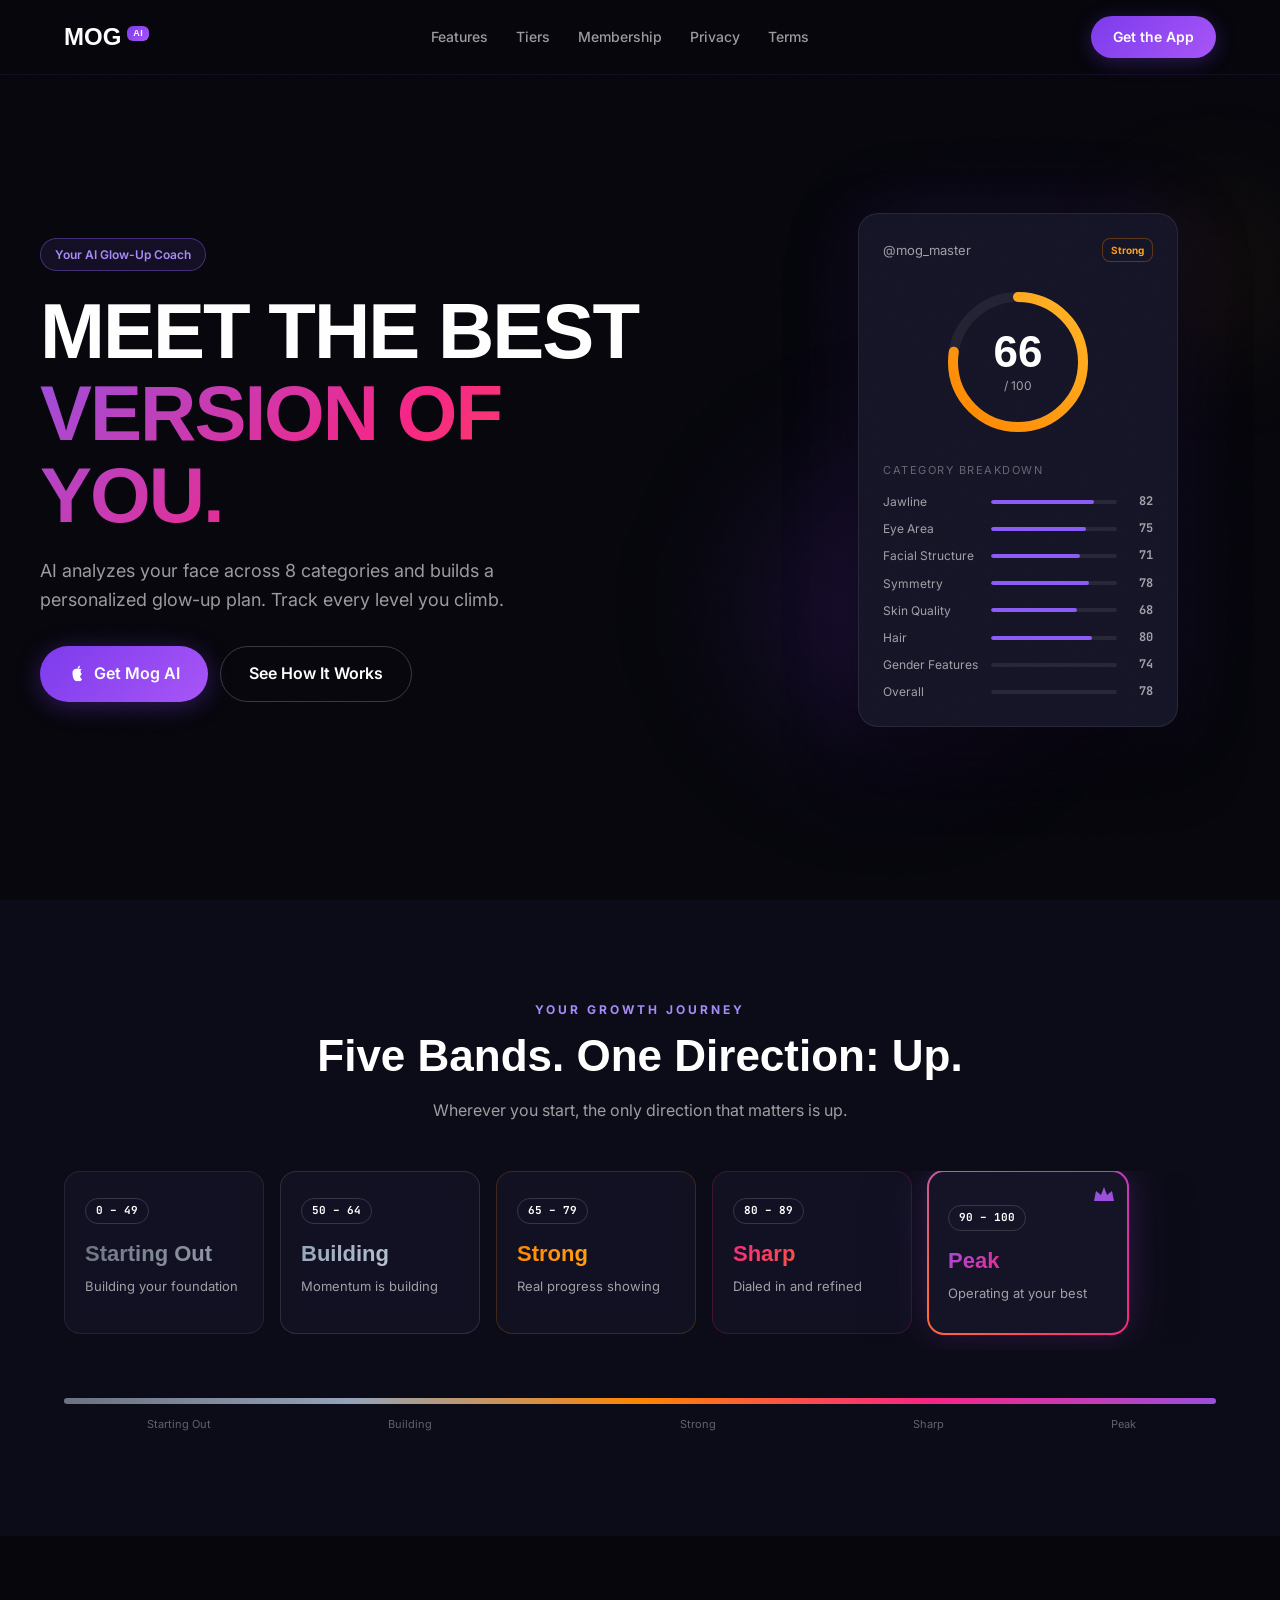
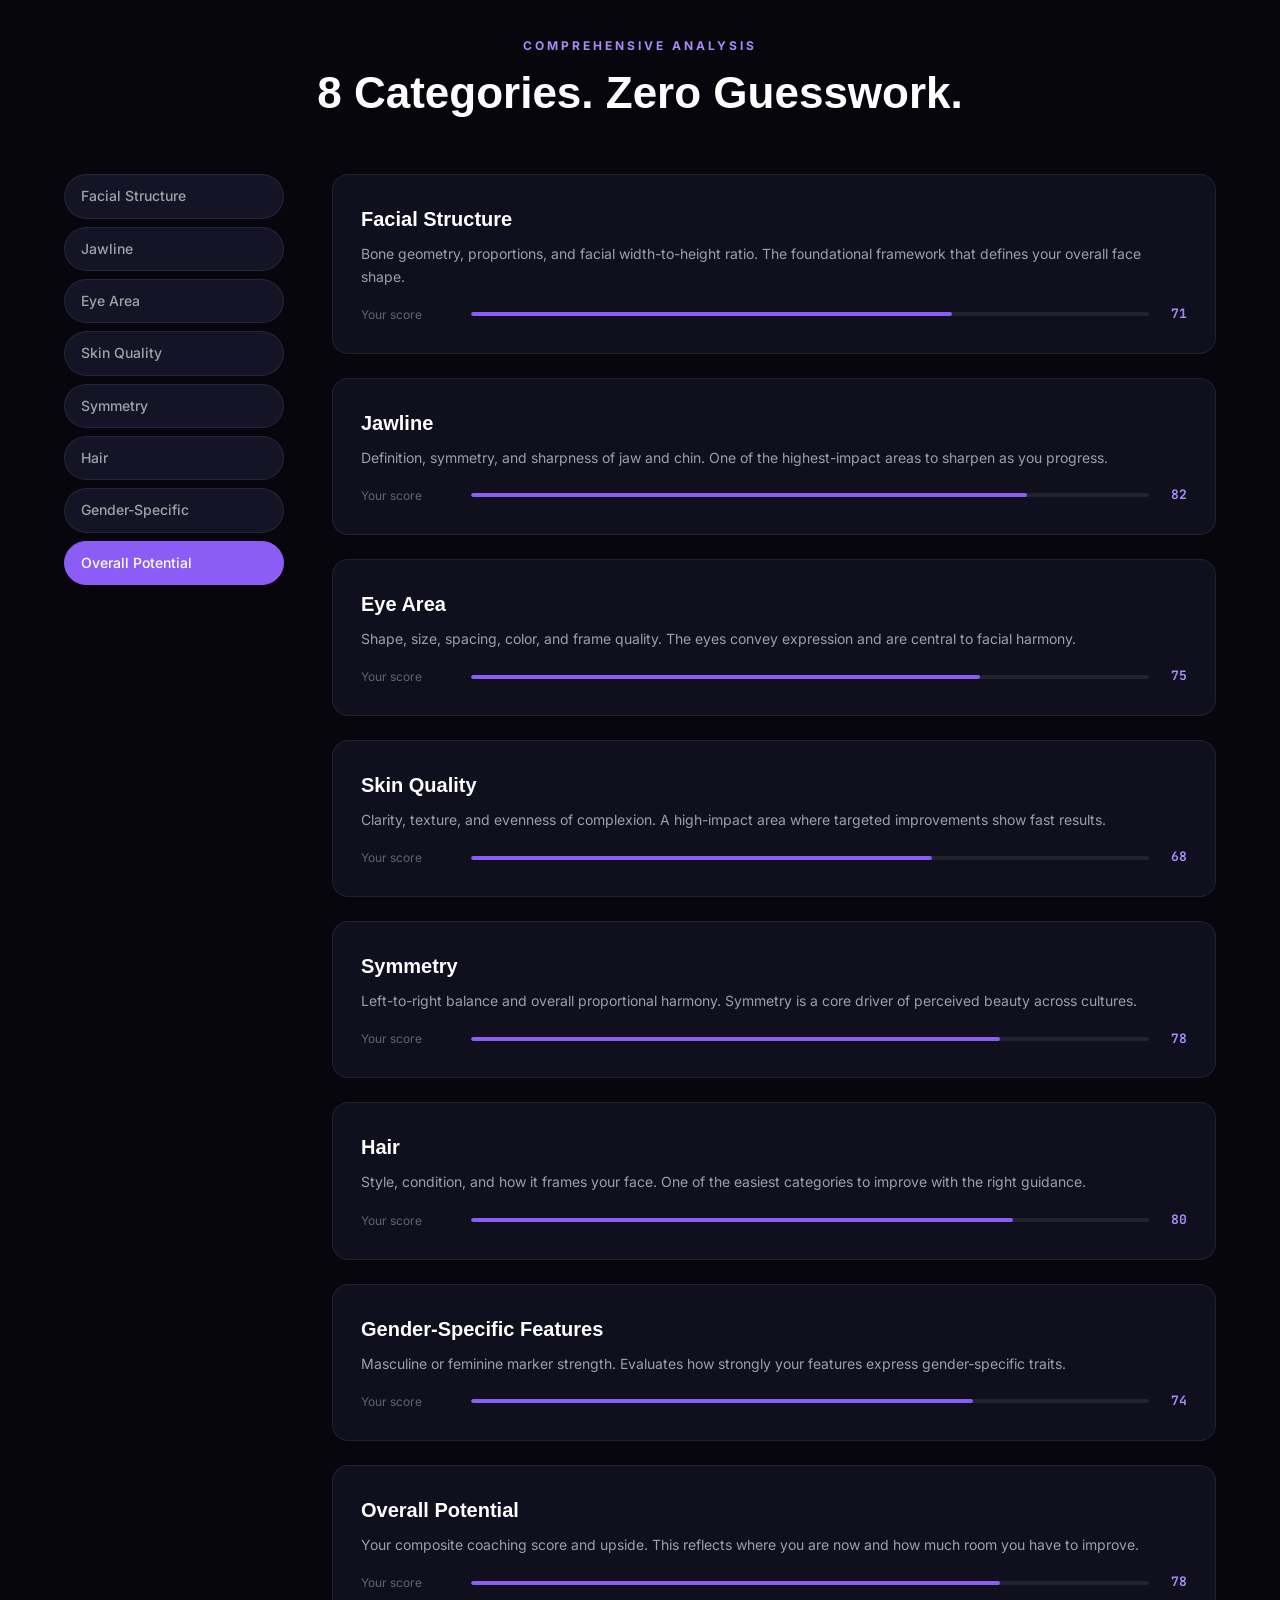
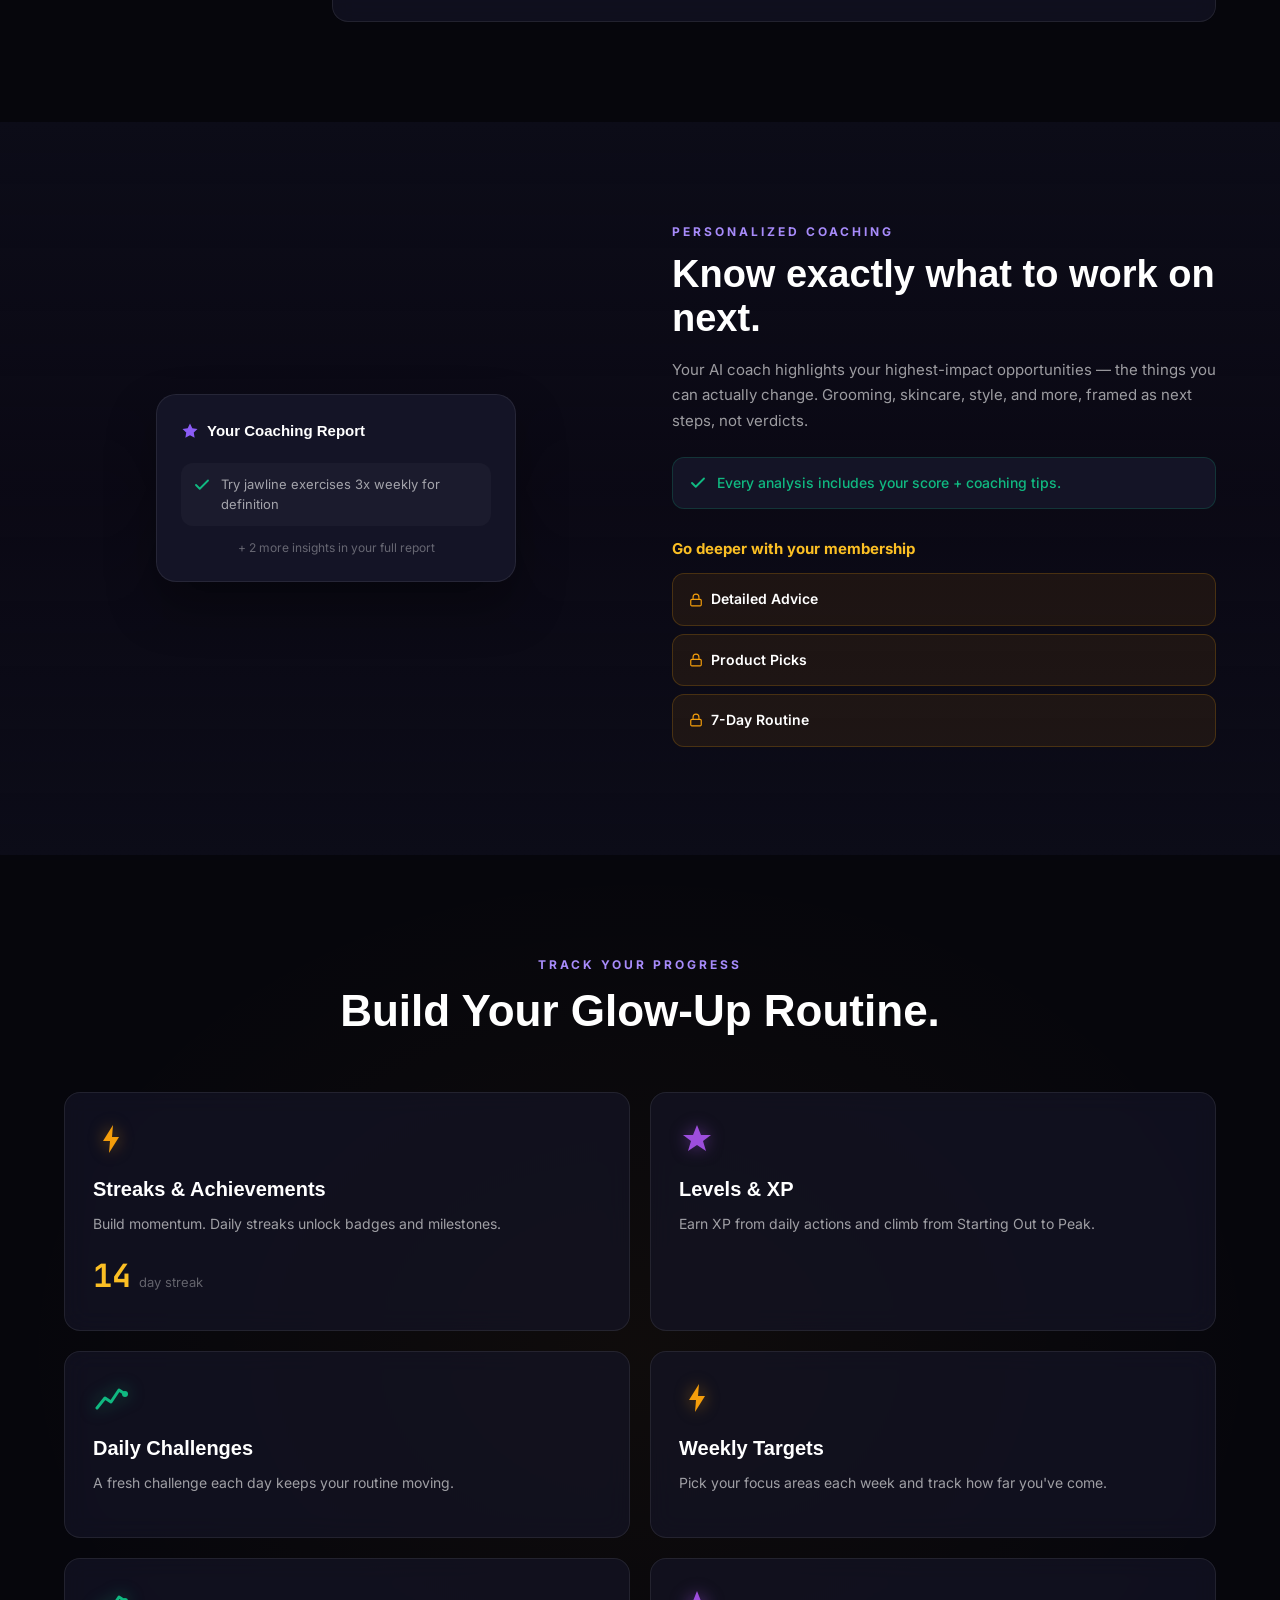
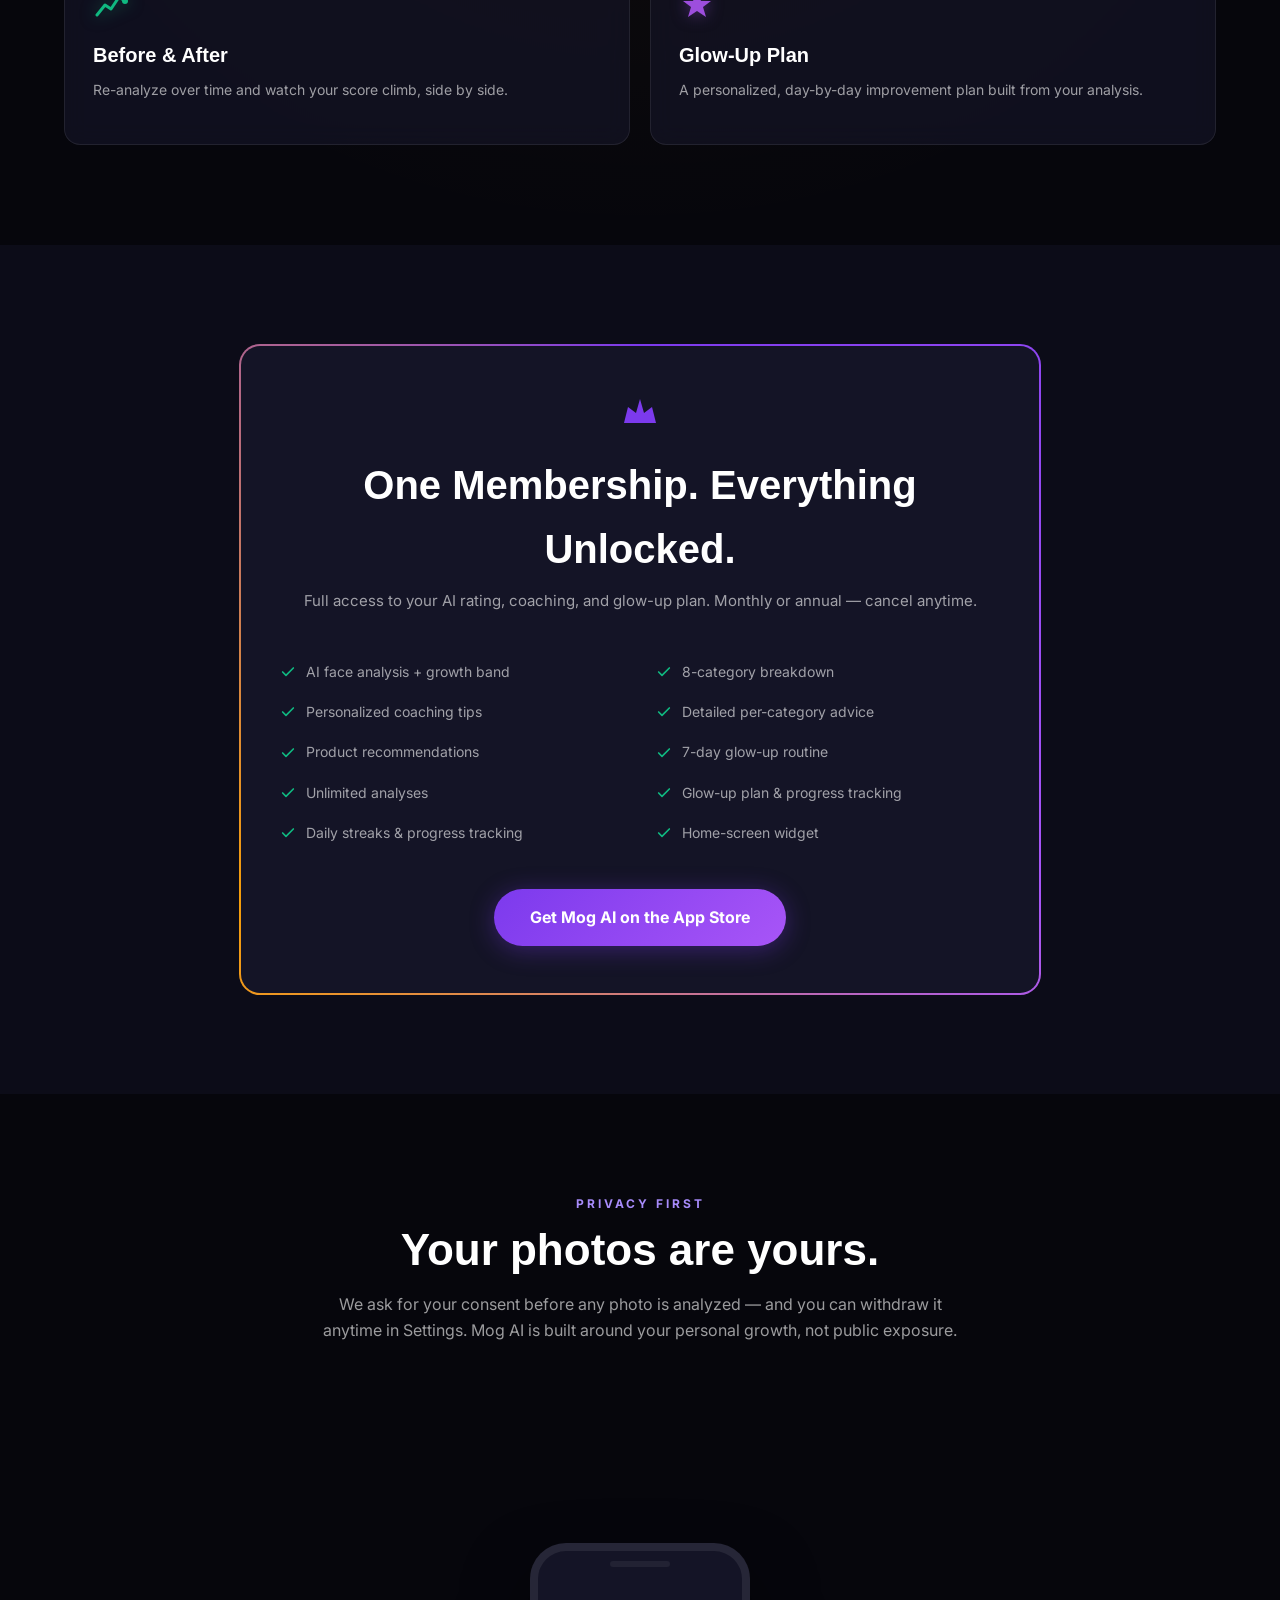
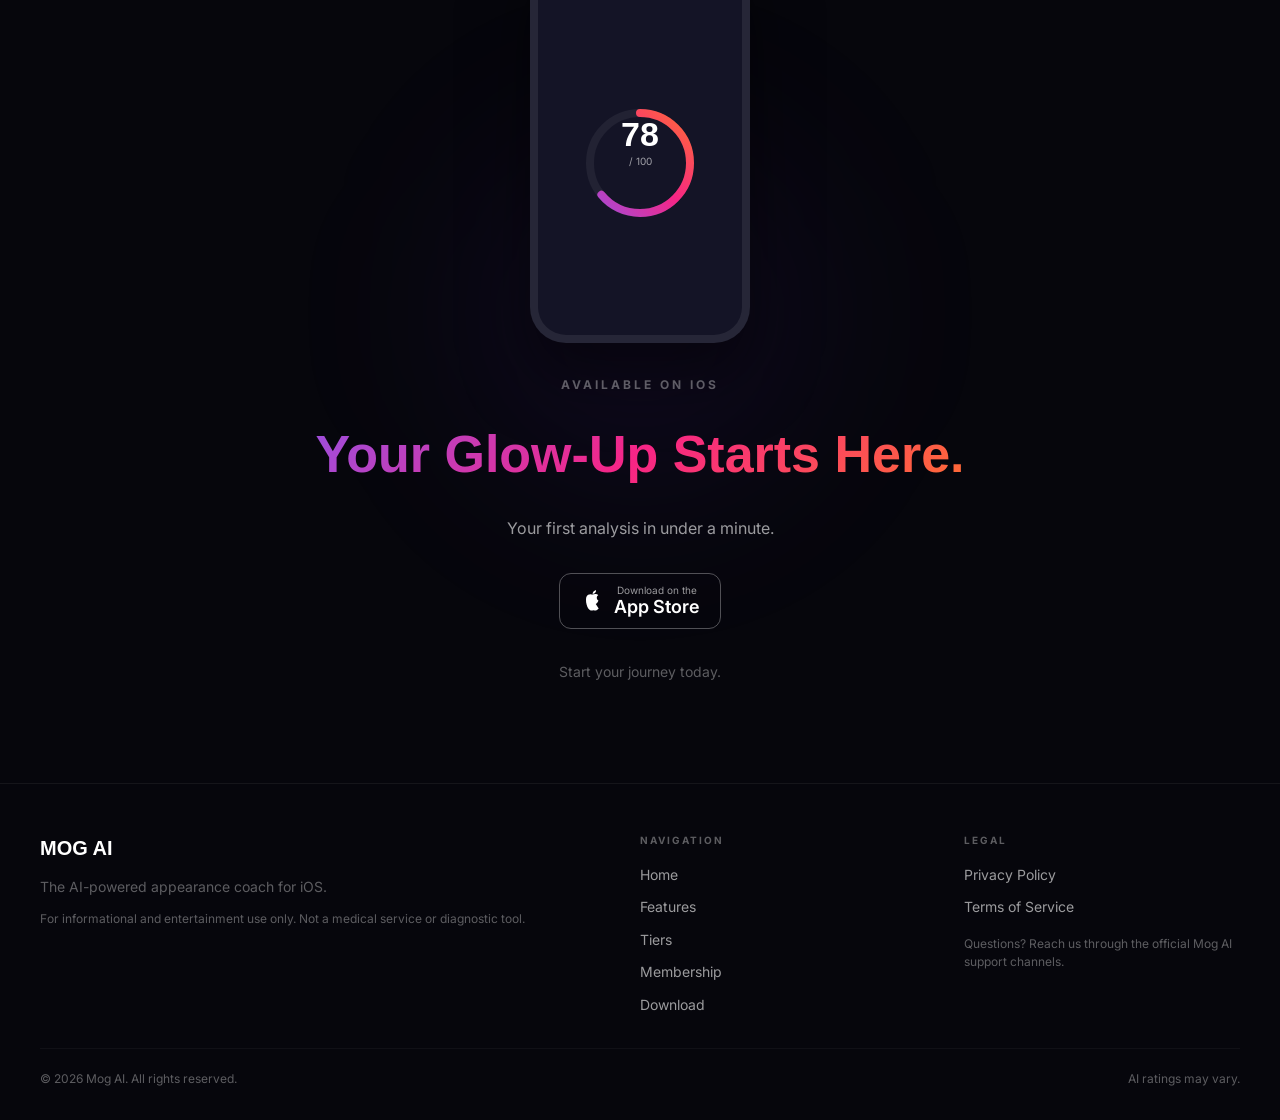
<file: index.html>
<!DOCTYPE html>
<html lang="en">
<head>
  <meta charset="UTF-8">
  <meta name="viewport" content="width=device-width, initial-scale=1.0">
  <title>Mog AI — Your AI Glow-Up Coach</title>
  <meta name="description" content="Mog AI analyzes your face across 8 categories and builds a personalized glow-up plan — with progress tracking, levels, and daily challenges. On iOS.">
  <meta property="og:title" content="Mog AI — Your AI Glow-Up Coach">
  <meta property="og:description" content="AI face analysis across 8 categories with a personalized glow-up plan. Track your progress on iOS.">
  <meta property="og:type" content="website">
  <meta property="og:url" content="https://mogai.app">
  <meta name="twitter:card" content="summary_large_image">
  <meta name="twitter:title" content="Mog AI — Your AI Glow-Up Coach">
  <meta name="twitter:description" content="AI face analysis across 8 categories with a personalized glow-up plan. Track your progress on iOS.">
  <link rel="preconnect" href="https://fonts.googleapis.com">
  <link rel="preconnect" href="https://fonts.gstatic.com" crossorigin>
  <link rel="preconnect" href="https://api.fontshare.com" crossorigin>
  <link href="https://api.fontshare.com/v2/css?f[]=clash-display@600,700&display=swap" rel="stylesheet">
  <link href="https://fonts.googleapis.com/css2?family=Inter:wght@400;500;600&family=JetBrains+Mono:wght@700&display=swap" rel="stylesheet">
  <link rel="stylesheet" href="styles.css">
</head>
<body>

  <!-- Ambient orbs -->
  <div class="orb orb--purple" aria-hidden="true"></div>
  <div class="orb orb--gold" aria-hidden="true"></div>

  <!-- ===== NAVIGATION ===== -->
  <nav class="nav" role="navigation" aria-label="Main navigation">
    <div class="nav-inner">
      <a href="#" class="nav-logo">MOG<span class="nav-logo-badge">AI</span></a>
      <div class="nav-links">
        <a href="#features">Features</a>
        <a href="#tiers">Tiers</a>
        <a href="#pro">Membership</a>
        <a href="/privacy">Privacy</a>
        <a href="/terms">Terms</a>
      </div>
      <a href="#download" class="nav-cta">Get the App</a>
      <button class="nav-hamburger" aria-label="Open menu" aria-expanded="false">
        <span></span><span></span><span></span>
      </button>
    </div>
  </nav>

  <!-- Mobile drawer -->
  <div class="nav-drawer" aria-hidden="true">
    <button class="nav-drawer-close" aria-label="Close menu">&times;</button>
    <div class="nav-drawer-inner">
      <a href="#features">Features</a>
      <a href="#tiers">Tiers</a>
      <a href="#pro">Membership</a>
      <a href="/privacy">Privacy</a>
      <a href="/terms">Terms</a>
      <a href="#download">Download</a>
    </div>
  </div>

  <!-- ===== HERO ===== -->
  <section class="hero" id="hero">
    <div class="hero-inner">
      <!-- Left column -->
      <div class="hero-left">
        <span class="hero-eyebrow">Your AI Glow-Up Coach</span>
        <h1 class="hero-h1">
          <span class="hero-h1-line1">MEET THE BEST</span>
          <span class="hero-h1-line2">VERSION OF YOU.</span>
        </h1>
        <p class="hero-sub">AI analyzes your face across 8 categories and builds a personalized glow-up plan. Track every level you climb.</p>
        <div class="hero-ctas">
          <a href="#download" class="btn-primary">
            <svg viewBox="0 0 24 24" width="18" height="18" fill="white" aria-hidden="true">
              <path d="M 18.71,19.5 C 17.23,21.27 15.73,21.57 15.4,21.57 C 15.06,21.57 14.24,21.3 13.51,21.3 C 12.75,21.3 11.9,21.57 11.52,21.57 C 10.97,21.57 9.53,21.17 8.27,19.5 C 7.57,18.55 7,17.2 6.6,15.6 C 6.16,13.9 5.97,12.28 6,10.72 C 6.04,8.08 6.87,6.64 8.17,5.85 C 8.8,5.46 9.62,5.14 10.57,5.14 C 11.27,5.14 12.22,5.43 12.78,5.43 C 13.37,5.43 14.24,5.07 15.43,5.07 C 16.3,5.07 17.43,5.35 18.27,6.14 C 17.77,6.44 16.75,7.11 16.78,8.65 C 16.8,10.58 18.07,11.32 18.43,11.54 C 18.17,12.41 17.42,14.1 15.73,15.08 Z M 15.14,3.84 C 14.54,4.55 13.64,5.13 12.67,5.05 C 12.55,4.1 13,3.1 13.58,2.42 C 14.17,1.72 15.12,1.17 16.01,1.14 C 16.12,2.14 15.72,3.14 15.14,3.84 Z"/>
            </svg>
            Get Mog AI
          </a>
          <a href="#features" class="btn-secondary">See How It Works</a>
        </div>
      </div>

      <!-- Right column — App card mock -->
      <div class="hero-right">
        <div class="hero-card-glow-purple" aria-hidden="true"></div>
        <div class="hero-card-glow-gold" aria-hidden="true"></div>
        <div class="hero-card">
          <div class="hero-card-header">
            <span class="hero-card-user">@mog_master</span>
            <span class="hero-card-tier">Strong</span>
          </div>

          <!-- Score ring -->
          <div class="hero-card-ring">
            <div class="score-ring-wrap">
              <svg viewBox="0 0 160 160" aria-hidden="true">
                <defs>
                  <linearGradient id="scoreGradient" x1="0%" y1="0%" x2="100%" y2="100%">
                    <stop offset="0%" stop-color="#FF8500"/>
                    <stop offset="100%" stop-color="#FFB627"/>
                  </linearGradient>
                </defs>
                <circle class="score-ring-track" cx="80" cy="80" r="65"/>
                <circle class="score-ring-progress" id="hero-ring" cx="80" cy="80" r="65" stroke="url(#scoreGradient)" data-score="78"/>
              </svg>
              <div class="score-ring-text">
                <span class="score-ring-number" id="hero-score" data-count-to="78">0</span>
                <span class="score-ring-label">/ 100</span>
              </div>
            </div>
          </div>

          <!-- Category breakdown -->
          <div class="hero-card-breakdown-label">Category Breakdown</div>
          <div class="category-bar"><span class="category-bar-name">Jawline</span><div class="category-bar-track"><div class="category-bar-fill" data-width="82%"></div></div><span class="category-bar-score">82</span></div>
          <div class="category-bar"><span class="category-bar-name">Eye Area</span><div class="category-bar-track"><div class="category-bar-fill" data-width="75%"></div></div><span class="category-bar-score">75</span></div>
          <div class="category-bar"><span class="category-bar-name">Facial Structure</span><div class="category-bar-track"><div class="category-bar-fill" data-width="71%"></div></div><span class="category-bar-score">71</span></div>
          <div class="category-bar"><span class="category-bar-name">Symmetry</span><div class="category-bar-track"><div class="category-bar-fill" data-width="78%"></div></div><span class="category-bar-score">78</span></div>
          <div class="category-bar"><span class="category-bar-name">Skin Quality</span><div class="category-bar-track"><div class="category-bar-fill" data-width="68%"></div></div><span class="category-bar-score">68</span></div>
          <div class="category-bar"><span class="category-bar-name">Hair</span><div class="category-bar-track"><div class="category-bar-fill" data-width="80%"></div></div><span class="category-bar-score">80</span></div>
          <div class="category-bar"><span class="category-bar-name">Gender Features</span><div class="category-bar-track"><div class="category-bar-fill" data-width="74%"></div></div><span class="category-bar-score">74</span></div>
          <div class="category-bar"><span class="category-bar-name">Overall</span><div class="category-bar-track"><div class="category-bar-fill" data-width="78%"></div></div><span class="category-bar-score">78</span></div>
        </div>
      </div>
    </div>
  </section>

  <!-- ===== TIERS ===== -->
  <section class="section tiers-section" id="tiers">
    <div class="container">
      <span class="section-eyebrow animate-on-scroll">YOUR GROWTH JOURNEY</span>
      <h2 class="section-heading animate-on-scroll" style="margin-bottom:16px;">Five Bands. One Direction: Up.</h2>
      <p class="download-sub animate-on-scroll" style="text-align:center;margin-bottom:48px;">Wherever you start, the only direction that matters is up.</p>

      <div class="tiers-row">
        <div class="tier-card tier-card--below-avg animate-on-scroll slide-x" data-delay="0">
          <div class="tier-card-range">0 &ndash; 49</div>
          <div class="tier-card-name">Starting Out</div>
          <div class="tier-card-desc">Building your foundation</div>
        </div>
        <div class="tier-card tier-card--average animate-on-scroll slide-x" data-delay="80">
          <div class="tier-card-range">50 &ndash; 64</div>
          <div class="tier-card-name">Building</div>
          <div class="tier-card-desc">Momentum is building</div>
        </div>
        <div class="tier-card tier-card--above-avg animate-on-scroll slide-x" data-delay="160">
          <div class="tier-card-range">65 &ndash; 79</div>
          <div class="tier-card-name">Strong</div>
          <div class="tier-card-desc">Real progress showing</div>
        </div>
        <div class="tier-card tier-card--attractive animate-on-scroll slide-x" data-delay="240">
          <div class="tier-card-range">80 &ndash; 89</div>
          <div class="tier-card-name">Sharp</div>
          <div class="tier-card-desc">Dialed in and refined</div>
        </div>
        <div class="tier-card tier-card--mog animate-on-scroll slide-x" data-delay="320">
          <svg class="tier-card-crown" width="24" height="24" viewBox="0 0 24 24" fill="none" aria-hidden="true">
            <path d="M2 18L4 8L9 12L12 4L15 12L20 8L22 18H2Z" fill="url(#crownGrad)" stroke="none"/>
            <defs><linearGradient id="crownGrad" x1="2" y1="4" x2="22" y2="18"><stop stop-color="#9D4EDD"/><stop offset="0.5" stop-color="#F72585"/><stop offset="1" stop-color="#FF6B35"/></linearGradient></defs>
          </svg>
          <div class="tier-card-range">90 &ndash; 100</div>
          <div class="tier-card-name">Peak</div>
          <div class="tier-card-desc">Operating at your best</div>
        </div>
      </div>

      <!-- Spectrum bar -->
      <div class="tier-spectrum animate-on-scroll">
        <div class="tier-spectrum-bar"></div>
        <div class="tier-spectrum-labels">
          <span style="left: 10%">Starting Out</span>
          <span style="left: 30%">Building</span>
          <span style="left: 55%">Strong</span>
          <span style="left: 75%">Sharp</span>
          <span style="left: 92%">Peak</span>
        </div>
      </div>
    </div>
  </section>

  <!-- ===== FEATURES / CATEGORIES ===== -->
  <section class="section features-section" id="features">
    <div class="container">
      <span class="section-eyebrow animate-on-scroll">COMPREHENSIVE ANALYSIS</span>
      <h2 class="section-heading animate-on-scroll">8 Categories. Zero Guesswork.</h2>

      <div class="features-layout">
        <div class="features-nav">
          <button class="features-nav-pill active" data-target="cat-facial-structure">Facial Structure</button>
          <button class="features-nav-pill" data-target="cat-jawline">Jawline</button>
          <button class="features-nav-pill" data-target="cat-eye-area">Eye Area</button>
          <button class="features-nav-pill" data-target="cat-skin-quality">Skin Quality</button>
          <button class="features-nav-pill" data-target="cat-symmetry">Symmetry</button>
          <button class="features-nav-pill" data-target="cat-hair">Hair</button>
          <button class="features-nav-pill" data-target="cat-gender">Gender-Specific</button>
          <button class="features-nav-pill" data-target="cat-overall">Overall Potential</button>
        </div>

        <div class="features-content">
          <div class="feature-card animate-on-scroll" id="cat-facial-structure" data-category>
            <h3 class="feature-card-title">Facial Structure</h3>
            <p class="feature-card-desc">Bone geometry, proportions, and facial width-to-height ratio. The foundational framework that defines your overall face shape.</p>
            <div class="feature-card-bar">
              <span class="feature-card-bar-label">Your score</span>
              <div class="feature-card-bar-track"><div class="feature-card-bar-fill" data-width="71%"></div></div>
              <span class="feature-card-bar-score">71</span>
            </div>
          </div>
          <div class="feature-card animate-on-scroll" id="cat-jawline" data-category>
            <h3 class="feature-card-title">Jawline</h3>
            <p class="feature-card-desc">Definition, symmetry, and sharpness of jaw and chin. One of the highest-impact areas to sharpen as you progress.</p>
            <div class="feature-card-bar">
              <span class="feature-card-bar-label">Your score</span>
              <div class="feature-card-bar-track"><div class="feature-card-bar-fill" data-width="82%"></div></div>
              <span class="feature-card-bar-score">82</span>
            </div>
          </div>
          <div class="feature-card animate-on-scroll" id="cat-eye-area" data-category>
            <h3 class="feature-card-title">Eye Area</h3>
            <p class="feature-card-desc">Shape, size, spacing, color, and frame quality. The eyes convey expression and are central to facial harmony.</p>
            <div class="feature-card-bar">
              <span class="feature-card-bar-label">Your score</span>
              <div class="feature-card-bar-track"><div class="feature-card-bar-fill" data-width="75%"></div></div>
              <span class="feature-card-bar-score">75</span>
            </div>
          </div>
          <div class="feature-card animate-on-scroll" id="cat-skin-quality" data-category>
            <h3 class="feature-card-title">Skin Quality</h3>
            <p class="feature-card-desc">Clarity, texture, and evenness of complexion. A high-impact area where targeted improvements show fast results.</p>
            <div class="feature-card-bar">
              <span class="feature-card-bar-label">Your score</span>
              <div class="feature-card-bar-track"><div class="feature-card-bar-fill" data-width="68%"></div></div>
              <span class="feature-card-bar-score">68</span>
            </div>
          </div>
          <div class="feature-card animate-on-scroll" id="cat-symmetry" data-category>
            <h3 class="feature-card-title">Symmetry</h3>
            <p class="feature-card-desc">Left-to-right balance and overall proportional harmony. Symmetry is a core driver of perceived beauty across cultures.</p>
            <div class="feature-card-bar">
              <span class="feature-card-bar-label">Your score</span>
              <div class="feature-card-bar-track"><div class="feature-card-bar-fill" data-width="78%"></div></div>
              <span class="feature-card-bar-score">78</span>
            </div>
          </div>
          <div class="feature-card animate-on-scroll" id="cat-hair" data-category>
            <h3 class="feature-card-title">Hair</h3>
            <p class="feature-card-desc">Style, condition, and how it frames your face. One of the easiest categories to improve with the right guidance.</p>
            <div class="feature-card-bar">
              <span class="feature-card-bar-label">Your score</span>
              <div class="feature-card-bar-track"><div class="feature-card-bar-fill" data-width="80%"></div></div>
              <span class="feature-card-bar-score">80</span>
            </div>
          </div>
          <div class="feature-card animate-on-scroll" id="cat-gender" data-category>
            <h3 class="feature-card-title">Gender-Specific Features</h3>
            <p class="feature-card-desc">Masculine or feminine marker strength. Evaluates how strongly your features express gender-specific traits.</p>
            <div class="feature-card-bar">
              <span class="feature-card-bar-label">Your score</span>
              <div class="feature-card-bar-track"><div class="feature-card-bar-fill" data-width="74%"></div></div>
              <span class="feature-card-bar-score">74</span>
            </div>
          </div>
          <div class="feature-card animate-on-scroll" id="cat-overall" data-category>
            <h3 class="feature-card-title">Overall Potential</h3>
            <p class="feature-card-desc">Your composite coaching score and upside. This reflects where you are now and how much room you have to improve.</p>
            <div class="feature-card-bar">
              <span class="feature-card-bar-label">Your score</span>
              <div class="feature-card-bar-track"><div class="feature-card-bar-fill" data-width="78%"></div></div>
              <span class="feature-card-bar-score">78</span>
            </div>
          </div>
        </div>
      </div>
    </div>
  </section>

  <!-- ===== COACHING ===== -->
  <section class="section coaching-section">
    <div class="container">
      <div class="coaching-layout">
        <!-- Left: animated coaching card -->
        <div class="animate-on-scroll">
          <div class="coaching-card" id="coaching-card">
            <div class="coaching-card-header">
              <svg viewBox="0 0 24 24" fill="none" aria-hidden="true"><path d="M12 2L15.09 8.26L22 9.27L17 14.14L18.18 21.02L12 17.77L5.82 21.02L7 14.14L2 9.27L8.91 8.26L12 2Z" fill="#8B5CF6"/></svg>
              <span class="coaching-card-title">Your Coaching Report</span>
            </div>
            <div class="coaching-tip" id="coaching-tip">
              <svg class="coaching-tip-check" viewBox="0 0 24 24" fill="none" aria-hidden="true"><path d="M20 6L9 17L4 12" stroke="#10B981" stroke-width="2.5" stroke-linecap="round" stroke-linejoin="round"/></svg>
              <span class="coaching-tip-text" id="coaching-tip-text">Try jawline exercises 3x weekly for definition</span>
            </div>
            <p class="coaching-card-more">+ 2 more insights in your full report</p>
          </div>
        </div>

        <!-- Right: copy -->
        <div class="coaching-right animate-on-scroll" data-delay="100">
          <span class="section-eyebrow">PERSONALIZED COACHING</span>
          <h2 class="coaching-h2">Know exactly what to work on next.</h2>
          <p class="coaching-body">Your AI coach highlights your highest-impact opportunities &mdash; the things you can actually change. Grooming, skincare, style, and more, framed as next steps, not verdicts.</p>

          <div class="coaching-free-box">
            <svg viewBox="0 0 24 24" fill="none" aria-hidden="true"><path d="M20 6L9 17L4 12" stroke="#10B981" stroke-width="2.5" stroke-linecap="round" stroke-linejoin="round"/></svg>
            <span>Every analysis includes your score + coaching tips.</span>
          </div>

          <div class="coaching-pro-heading">Go deeper with your membership</div>

          <div class="coaching-pro-pill">
            <div class="coaching-pro-pill-header">
              <svg viewBox="0 0 24 24" fill="none" aria-hidden="true"><rect x="3" y="11" width="18" height="11" rx="2" stroke="#F59E0B" stroke-width="2"/><path d="M7 11V7a5 5 0 0110 0v4" stroke="#F59E0B" stroke-width="2"/></svg>
              <span class="coaching-pro-pill-name">Detailed Advice</span>
            </div>
            <div class="coaching-pro-pill-desc">Expanded per-category deep dives with specific action items.</div>
          </div>
          <div class="coaching-pro-pill">
            <div class="coaching-pro-pill-header">
              <svg viewBox="0 0 24 24" fill="none" aria-hidden="true"><rect x="3" y="11" width="18" height="11" rx="2" stroke="#F59E0B" stroke-width="2"/><path d="M7 11V7a5 5 0 0110 0v4" stroke="#F59E0B" stroke-width="2"/></svg>
              <span class="coaching-pro-pill-name">Product Picks</span>
            </div>
            <div class="coaching-pro-pill-desc">Brand recommendations tailored to your profile and goals.</div>
          </div>
          <div class="coaching-pro-pill">
            <div class="coaching-pro-pill-header">
              <svg viewBox="0 0 24 24" fill="none" aria-hidden="true"><rect x="3" y="11" width="18" height="11" rx="2" stroke="#F59E0B" stroke-width="2"/><path d="M7 11V7a5 5 0 0110 0v4" stroke="#F59E0B" stroke-width="2"/></svg>
              <span class="coaching-pro-pill-name">7-Day Routine</span>
            </div>
            <div class="coaching-pro-pill-desc">Day-by-day improvement plan built from your analysis.</div>
          </div>
        </div>
      </div>
    </div>
  </section>

  <!-- ===== SELF-IMPROVEMENT ===== -->
  <section class="section social-section">
    <div class="container">
      <span class="section-eyebrow animate-on-scroll">TRACK YOUR PROGRESS</span>
      <h2 class="section-heading animate-on-scroll">Build Your Glow-Up Routine.</h2>

      <div class="social-grid">
        <!-- Tile 1: Streaks & Achievements -->
        <div class="social-tile animate-on-scroll" data-delay="0">
          <div class="social-tile-icon">
            <svg viewBox="0 0 36 36" fill="none" aria-hidden="true" style="filter: drop-shadow(0 0 8px rgba(245,158,11,0.5))">
              <path d="M20 4L10 20H17L16 32L26 16H19L20 4Z" fill="#F59E0B"/>
            </svg>
          </div>
          <h3>Streaks &amp; Achievements</h3>
          <p>Build momentum. Daily streaks unlock badges and milestones.</p>
          <div class="mini-streak">
            <span class="mini-streak-count">14</span>
            <span class="mini-streak-label">day streak</span>
          </div>
        </div>

        <!-- Tile 2: Levels & XP -->
        <div class="social-tile animate-on-scroll" data-delay="80">
          <div class="social-tile-icon">
            <svg viewBox="0 0 36 36" fill="none" aria-hidden="true" style="filter: drop-shadow(0 0 8px rgba(157,78,221,0.5))">
              <path d="M18 4L22 14H32L24 20L27 30L18 24L9 30L12 20L4 14H14L18 4Z" fill="#9D4EDD"/>
            </svg>
          </div>
          <h3>Levels &amp; XP</h3>
          <p>Earn XP from daily actions and climb from Starting Out to Peak.</p>
        </div>

        <!-- Tile 3: Daily Challenges -->
        <div class="social-tile animate-on-scroll" data-delay="160">
          <div class="social-tile-icon">
            <svg viewBox="0 0 36 36" fill="none" aria-hidden="true" style="filter: drop-shadow(0 0 8px rgba(16,185,129,0.5))">
              <polyline points="4,28 12,18 18,22 26,10 32,14" stroke="#10B981" stroke-width="3" stroke-linecap="round" stroke-linejoin="round" fill="none"/>
              <circle cx="32" cy="14" r="3" fill="#10B981"/>
            </svg>
          </div>
          <h3>Daily Challenges</h3>
          <p>A fresh challenge each day keeps your routine moving.</p>
        </div>

        <!-- Tile 4: Weekly Targets -->
        <div class="social-tile animate-on-scroll" data-delay="240">
          <div class="social-tile-icon">
            <svg viewBox="0 0 36 36" fill="none" aria-hidden="true" style="filter: drop-shadow(0 0 8px rgba(245,158,11,0.5))">
              <path d="M20 4L10 20H17L16 32L26 16H19L20 4Z" fill="#F59E0B"/>
            </svg>
          </div>
          <h3>Weekly Targets</h3>
          <p>Pick your focus areas each week and track how far you've come.</p>
        </div>

        <!-- Tile 5: Before & After -->
        <div class="social-tile animate-on-scroll" data-delay="320">
          <div class="social-tile-icon">
            <svg viewBox="0 0 36 36" fill="none" aria-hidden="true" style="filter: drop-shadow(0 0 8px rgba(16,185,129,0.5))">
              <polyline points="4,28 12,18 18,22 26,10 32,14" stroke="#10B981" stroke-width="3" stroke-linecap="round" stroke-linejoin="round" fill="none"/>
              <circle cx="32" cy="14" r="3" fill="#10B981"/>
            </svg>
          </div>
          <h3>Before &amp; After</h3>
          <p>Re-analyze over time and watch your score climb, side by side.</p>
        </div>

        <!-- Tile 6: Glow-Up Plan -->
        <div class="social-tile animate-on-scroll" data-delay="400">
          <div class="social-tile-icon">
            <svg viewBox="0 0 36 36" fill="none" aria-hidden="true" style="filter: drop-shadow(0 0 8px rgba(157,78,221,0.5))">
              <path d="M18 4L22 14H32L24 20L27 30L18 24L9 30L12 20L4 14H14L18 4Z" fill="#9D4EDD"/>
            </svg>
          </div>
          <h3>Glow-Up Plan</h3>
          <p>A personalized, day-by-day improvement plan built from your analysis.</p>
        </div>
      </div>
    </div>
  </section>

  <!-- ===== PRO ===== -->
  <section class="section pro-section" id="pro">
    <div class="container">
      <div class="pro-card animate-on-scroll">
        <div class="pro-card-inner">
          <div class="pro-crown">
            <svg viewBox="0 0 40 40" fill="none" aria-hidden="true">
              <path d="M4 30L8 14L16 20L20 6L24 20L32 14L36 30H4Z" fill="url(#proCrown)"/>
              <defs><linearGradient id="proCrown" x1="4" y1="6" x2="36" y2="30"><stop stop-color="#7C3AED"/><stop offset="1" stop-color="#A855F7"/></linearGradient></defs>
            </svg>
          </div>
          <h2 class="pro-h2">One Membership. Everything Unlocked.</h2>
          <p class="pro-subtitle">Full access to your AI rating, coaching, and glow-up plan. Monthly or annual &mdash; cancel anytime.</p>

          <div class="pro-included">
            <div class="pro-item pro-item--inc">
              <svg viewBox="0 0 24 24" fill="none"><path d="M20 6L9 17L4 12" stroke="#10B981" stroke-width="2.5" stroke-linecap="round" stroke-linejoin="round"/></svg>
              AI face analysis + growth band
            </div>
            <div class="pro-item pro-item--inc">
              <svg viewBox="0 0 24 24" fill="none"><path d="M20 6L9 17L4 12" stroke="#10B981" stroke-width="2.5" stroke-linecap="round" stroke-linejoin="round"/></svg>
              8-category breakdown
            </div>
            <div class="pro-item pro-item--inc">
              <svg viewBox="0 0 24 24" fill="none"><path d="M20 6L9 17L4 12" stroke="#10B981" stroke-width="2.5" stroke-linecap="round" stroke-linejoin="round"/></svg>
              Personalized coaching tips
            </div>
            <div class="pro-item pro-item--inc">
              <svg viewBox="0 0 24 24" fill="none"><path d="M20 6L9 17L4 12" stroke="#10B981" stroke-width="2.5" stroke-linecap="round" stroke-linejoin="round"/></svg>
              Detailed per-category advice
            </div>
            <div class="pro-item pro-item--inc">
              <svg viewBox="0 0 24 24" fill="none"><path d="M20 6L9 17L4 12" stroke="#10B981" stroke-width="2.5" stroke-linecap="round" stroke-linejoin="round"/></svg>
              Product recommendations
            </div>
            <div class="pro-item pro-item--inc">
              <svg viewBox="0 0 24 24" fill="none"><path d="M20 6L9 17L4 12" stroke="#10B981" stroke-width="2.5" stroke-linecap="round" stroke-linejoin="round"/></svg>
              7-day glow-up routine
            </div>
            <div class="pro-item pro-item--inc">
              <svg viewBox="0 0 24 24" fill="none"><path d="M20 6L9 17L4 12" stroke="#10B981" stroke-width="2.5" stroke-linecap="round" stroke-linejoin="round"/></svg>
              Unlimited analyses
            </div>
            <div class="pro-item pro-item--inc">
              <svg viewBox="0 0 24 24" fill="none"><path d="M20 6L9 17L4 12" stroke="#10B981" stroke-width="2.5" stroke-linecap="round" stroke-linejoin="round"/></svg>
              Glow-up plan &amp; progress tracking
            </div>
            <div class="pro-item pro-item--inc">
              <svg viewBox="0 0 24 24" fill="none"><path d="M20 6L9 17L4 12" stroke="#10B981" stroke-width="2.5" stroke-linecap="round" stroke-linejoin="round"/></svg>
              Daily streaks &amp; progress tracking
            </div>
            <div class="pro-item pro-item--inc">
              <svg viewBox="0 0 24 24" fill="none"><path d="M20 6L9 17L4 12" stroke="#10B981" stroke-width="2.5" stroke-linecap="round" stroke-linejoin="round"/></svg>
              Home-screen widget
            </div>
          </div>

          <a href="#download" class="pro-cta">Get Mog AI on the App Store</a>
        </div>
      </div>
    </div>
  </section>

  <!-- ===== PRIVACY / TRUST ===== -->
  <section class="section trust-section">
    <div class="container">
      <span class="section-eyebrow animate-on-scroll">PRIVACY FIRST</span>
      <h2 class="section-heading animate-on-scroll" style="margin-bottom:16px;">Your photos are yours.</h2>
      <p class="download-sub animate-on-scroll" style="text-align:center;max-width:640px;margin:0 auto;">We ask for your consent before any photo is analyzed &mdash; and you can withdraw it anytime in Settings. Mog AI is built around your personal growth, not public exposure.</p>
    </div>
  </section>

  <!-- ===== DOWNLOAD CTA ===== -->
  <section class="section download-section" id="download">
    <div class="download-orb" aria-hidden="true"></div>
    <div class="container">
      <div class="download-inner">
        <!-- Phone mockup -->
        <div class="phone-mock animate-on-scroll">
          <div class="phone-notch" aria-hidden="true"></div>
          <div class="phone-ring">
            <div class="score-ring-wrap" style="width:120px;height:120px;">
              <svg viewBox="0 0 120 120" class="phone-score-ring" aria-hidden="true">
                <defs>
                  <linearGradient id="dlScoreGrad" x1="0%" y1="0%" x2="100%" y2="100%">
                    <stop offset="0%" stop-color="#9D4EDD"/>
                    <stop offset="50%" stop-color="#F72585"/>
                    <stop offset="100%" stop-color="#FF6B35"/>
                  </linearGradient>
                </defs>
                <circle cx="60" cy="60" r="50" fill="none" stroke="rgba(255,255,255,0.06)" stroke-width="8"/>
                <circle id="dl-ring" cx="60" cy="60" r="50" fill="none" stroke="url(#dlScoreGrad)" stroke-width="8" stroke-linecap="round" stroke-dasharray="314.159" stroke-dashoffset="314.159" data-score="85" data-circumference="314.159"/>
              </svg>
              <div class="phone-score-text">
                <span class="phone-score-number" id="dl-score" data-count-to="85">0</span>
                <span class="phone-score-label">/ 100</span>
              </div>
            </div>
          </div>
        </div>

        <span class="download-eyebrow animate-on-scroll" data-delay="50">AVAILABLE ON IOS</span>
        <h2 class="download-h2 animate-on-scroll" data-delay="100">Your Glow-Up Starts Here.</h2>
        <p class="download-sub animate-on-scroll" data-delay="150">Your first analysis in under a minute.</p>

        <a href="#download" class="app-store-badge animate-on-scroll" data-delay="200">
          <svg viewBox="0 0 24 24" fill="white" aria-hidden="true">
            <path d="M 18.71,19.5 C 17.23,21.27 15.73,21.57 15.4,21.57 C 15.06,21.57 14.24,21.3 13.51,21.3 C 12.75,21.3 11.9,21.57 11.52,21.57 C 10.97,21.57 9.53,21.17 8.27,19.5 C 7.57,18.55 7,17.2 6.6,15.6 C 6.16,13.9 5.97,12.28 6,10.72 C 6.04,8.08 6.87,6.64 8.17,5.85 C 8.8,5.46 9.62,5.14 10.57,5.14 C 11.27,5.14 12.22,5.43 12.78,5.43 C 13.37,5.43 14.24,5.07 15.43,5.07 C 16.3,5.07 17.43,5.35 18.27,6.14 C 17.77,6.44 16.75,7.11 16.78,8.65 C 16.8,10.58 18.07,11.32 18.43,11.54 C 18.17,12.41 17.42,14.1 15.73,15.08 Z M 15.14,3.84 C 14.54,4.55 13.64,5.13 12.67,5.05 C 12.55,4.1 13,3.1 13.58,2.42 C 14.17,1.72 15.12,1.17 16.01,1.14 C 16.12,2.14 15.72,3.14 15.14,3.84 Z"/>
          </svg>
          <div class="badge-text">
            <span class="badge-top">Download on the</span>
            <span class="badge-bottom">App Store</span>
          </div>
        </a>

        <p class="download-aspire animate-on-scroll" data-delay="250">Start your journey today.</p>
      </div>
    </div>
  </section>

  <!-- ===== FOOTER ===== -->
  <footer class="footer">
    <div class="footer-grid">
      <div>
        <div class="footer-logo">MOG AI</div>
        <p class="footer-desc">The AI-powered appearance coach for iOS.</p>
        <p class="footer-disclaimer">For informational and entertainment use only. Not a medical service or diagnostic tool.</p>
      </div>
      <div>
        <div class="footer-heading">Navigation</div>
        <div class="footer-links">
          <a href="#hero">Home</a>
          <a href="#features">Features</a>
          <a href="#tiers">Tiers</a>
          <a href="#pro">Membership</a>
          <a href="#download">Download</a>
        </div>
      </div>
      <div>
        <div class="footer-heading">Legal</div>
        <div class="footer-links">
          <a href="/privacy">Privacy Policy</a>
          <a href="/terms">Terms of Service</a>
        </div>
        <p class="footer-contact">Questions? Reach us through the official Mog AI support channels.</p>
      </div>
    </div>
    <div class="footer-bottom">
      <span>&copy; 2026 Mog AI. All rights reserved.</span>
      <span>AI ratings may vary.</span>
    </div>
  </footer>

  <script src="script.js"></script>
</body>
</html>
</file>
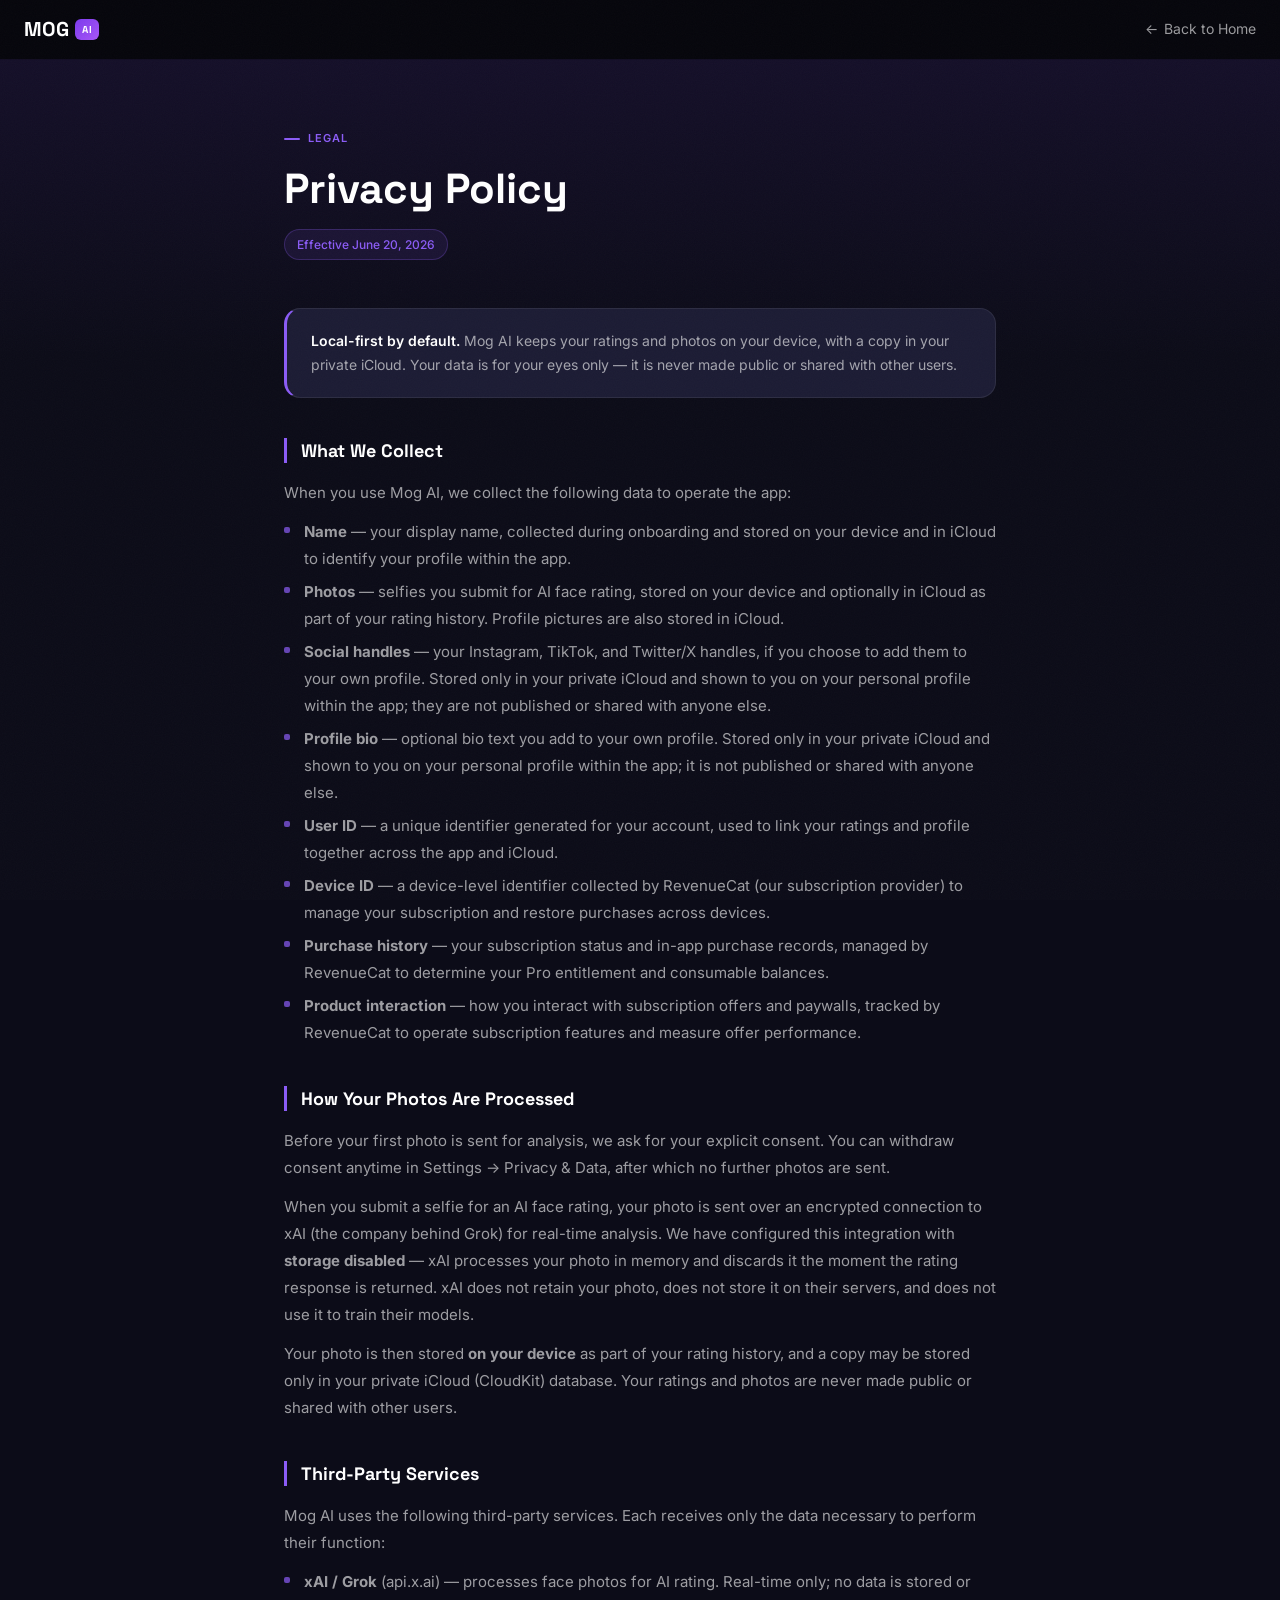
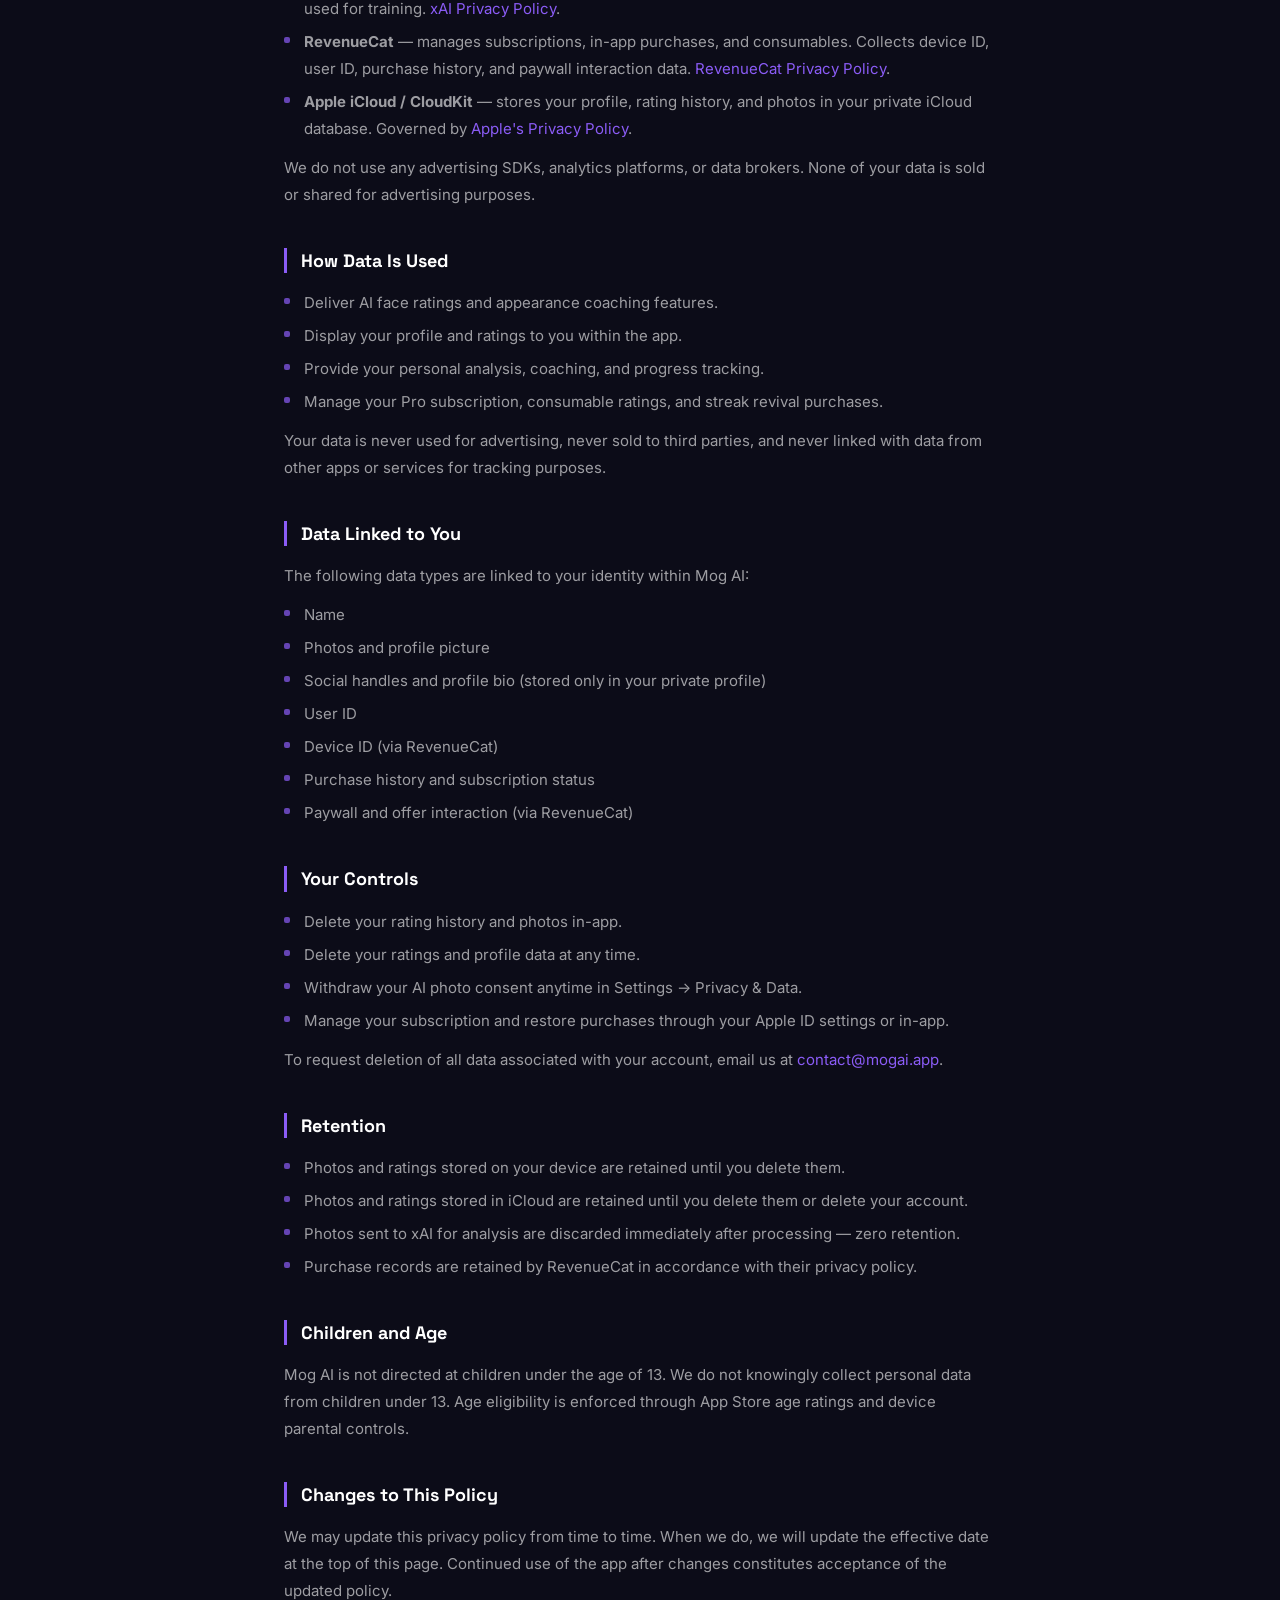
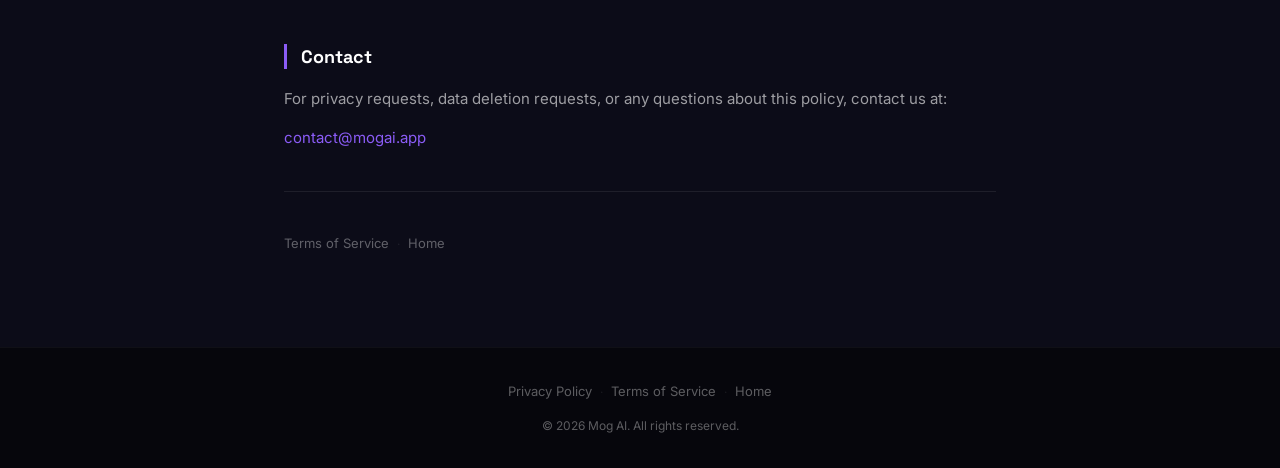
<file: privacy.html>
<!DOCTYPE html>
<html lang="en">
<head>
  <meta charset="UTF-8" />
  <meta name="viewport" content="width=device-width, initial-scale=1.0" />
  <title>Privacy Policy — Mog AI</title>
  <meta name="description" content="Mog AI Privacy Policy — how we handle your data with a local-first approach." />
  <link rel="preconnect" href="https://fonts.googleapis.com" />
  <link rel="preconnect" href="https://fonts.gstatic.com" crossorigin />
  <link href="https://fonts.googleapis.com/css2?family=Space+Grotesk:wght@700;800&family=Inter:wght@400;500;600&display=swap" rel="stylesheet" />
  <link rel="stylesheet" href="legal-styles.css" />
</head>
<body>
  <nav class="legal-nav">
    <a href="/" class="legal-nav-logo">MOG <span class="ai-badge">AI</span></a>
    <a href="/" class="legal-nav-back">Back to Home</a>
  </nav>

  <div style="position: relative; overflow: hidden;">
    <div class="legal-hero-wash"></div>

    <main class="legal-page">
      <header class="legal-header">
        <div class="legal-header-eyebrow">Legal</div>
        <h1 class="legal-title">Privacy Policy</h1>
        <div class="legal-date-badge">Effective June 20, 2026</div>
      </header>

      <div class="legal-disclaimer-card">
        <p><strong>Local-first by default.</strong> Mog AI keeps your ratings and photos on your device, with a copy in your private iCloud. Your data is for your eyes only — it is never made public or shared with other users.</p>
      </div>

      <section class="legal-section">
        <h2>What We Collect</h2>
        <p>When you use Mog AI, we collect the following data to operate the app:</p>
        <ul>
          <li><strong>Name</strong> — your display name, collected during onboarding and stored on your device and in iCloud to identify your profile within the app.</li>
          <li><strong>Photos</strong> — selfies you submit for AI face rating, stored on your device and optionally in iCloud as part of your rating history. Profile pictures are also stored in iCloud.</li>
          <li><strong>Social handles</strong> — your Instagram, TikTok, and Twitter/X handles, if you choose to add them to your own profile. Stored only in your private iCloud and shown to you on your personal profile within the app; they are not published or shared with anyone else.</li>
          <li><strong>Profile bio</strong> — optional bio text you add to your own profile. Stored only in your private iCloud and shown to you on your personal profile within the app; it is not published or shared with anyone else.</li>
          <li><strong>User ID</strong> — a unique identifier generated for your account, used to link your ratings and profile together across the app and iCloud.</li>
          <li><strong>Device ID</strong> — a device-level identifier collected by RevenueCat (our subscription provider) to manage your subscription and restore purchases across devices.</li>
          <li><strong>Purchase history</strong> — your subscription status and in-app purchase records, managed by RevenueCat to determine your Pro entitlement and consumable balances.</li>
          <li><strong>Product interaction</strong> — how you interact with subscription offers and paywalls, tracked by RevenueCat to operate subscription features and measure offer performance.</li>
        </ul>
      </section>

      <section class="legal-section">
        <h2>How Your Photos Are Processed</h2>
        <p>Before your first photo is sent for analysis, we ask for your explicit consent. You can withdraw consent anytime in Settings &rarr; Privacy &amp; Data, after which no further photos are sent.</p>
        <p>When you submit a selfie for an AI face rating, your photo is sent over an encrypted connection to xAI (the company behind Grok) for real-time analysis. We have configured this integration with <strong>storage disabled</strong> — xAI processes your photo in memory and discards it the moment the rating response is returned. xAI does not retain your photo, does not store it on their servers, and does not use it to train their models.</p>
        <p>Your photo is then stored <strong>on your device</strong> as part of your rating history, and a copy may be stored only in your private iCloud (CloudKit) database. Your ratings and photos are never made public or shared with other users.</p>
      </section>

      <section class="legal-section">
        <h2>Third-Party Services</h2>
        <p>Mog AI uses the following third-party services. Each receives only the data necessary to perform their function:</p>
        <ul>
          <li><strong>xAI / Grok</strong> (api.x.ai) — processes face photos for AI rating. Real-time only; no data is stored or used for training. <a href="https://x.ai/legal/privacy-policy" target="_blank" rel="noopener">xAI Privacy Policy</a>.</li>
          <li><strong>RevenueCat</strong> — manages subscriptions, in-app purchases, and consumables. Collects device ID, user ID, purchase history, and paywall interaction data. <a href="https://www.revenuecat.com/privacy" target="_blank" rel="noopener">RevenueCat Privacy Policy</a>.</li>
          <li><strong>Apple iCloud / CloudKit</strong> — stores your profile, rating history, and photos in your private iCloud database. Governed by <a href="https://www.apple.com/legal/privacy/" target="_blank" rel="noopener">Apple's Privacy Policy</a>.</li>
        </ul>
        <p>We do not use any advertising SDKs, analytics platforms, or data brokers. None of your data is sold or shared for advertising purposes.</p>
      </section>

      <section class="legal-section">
        <h2>How Data Is Used</h2>
        <ul>
          <li>Deliver AI face ratings and appearance coaching features.</li>
          <li>Display your profile and ratings to you within the app.</li>
          <li>Provide your personal analysis, coaching, and progress tracking.</li>
          <li>Manage your Pro subscription, consumable ratings, and streak revival purchases.</li>
        </ul>
        <p>Your data is never used for advertising, never sold to third parties, and never linked with data from other apps or services for tracking purposes.</p>
      </section>

      <section class="legal-section">
        <h2>Data Linked to You</h2>
        <p>The following data types are linked to your identity within Mog AI:</p>
        <ul>
          <li>Name</li>
          <li>Photos and profile picture</li>
          <li>Social handles and profile bio (stored only in your private profile)</li>
          <li>User ID</li>
          <li>Device ID (via RevenueCat)</li>
          <li>Purchase history and subscription status</li>
          <li>Paywall and offer interaction (via RevenueCat)</li>
        </ul>
      </section>

      <section class="legal-section">
        <h2>Your Controls</h2>
        <ul>
          <li>Delete your rating history and photos in-app.</li>
          <li>Delete your ratings and profile data at any time.</li>
          <li>Withdraw your AI photo consent anytime in Settings &rarr; Privacy &amp; Data.</li>
          <li>Manage your subscription and restore purchases through your Apple ID settings or in-app.</li>
        </ul>
        <p>To request deletion of all data associated with your account, email us at <a href="mailto:contact@mogai.app">contact@mogai.app</a>.</p>
      </section>

      <section class="legal-section">
        <h2>Retention</h2>
        <ul>
          <li>Photos and ratings stored on your device are retained until you delete them.</li>
          <li>Photos and ratings stored in iCloud are retained until you delete them or delete your account.</li>
          <li>Photos sent to xAI for analysis are discarded immediately after processing — zero retention.</li>
          <li>Purchase records are retained by RevenueCat in accordance with their privacy policy.</li>
        </ul>
      </section>

      <section class="legal-section">
        <h2>Children and Age</h2>
        <p>Mog AI is not directed at children under the age of 13. We do not knowingly collect personal data from children under 13. Age eligibility is enforced through App Store age ratings and device parental controls.</p>
      </section>

      <section class="legal-section">
        <h2>Changes to This Policy</h2>
        <p>We may update this privacy policy from time to time. When we do, we will update the effective date at the top of this page. Continued use of the app after changes constitutes acceptance of the updated policy.</p>
      </section>

      <section class="legal-section">
        <h2>Contact</h2>
        <p>For privacy requests, data deletion requests, or any questions about this policy, contact us at:</p>
        <p><a href="mailto:contact@mogai.app">contact@mogai.app</a></p>
      </section>

      <hr class="legal-divider" />

      <div class="legal-footer-links" style="justify-content: flex-start;">
        <a href="/terms">Terms of Service</a>
        <span>&middot;</span>
        <a href="/">Home</a>
      </div>
    </main>
  </div>

  <footer class="legal-footer">
    <div class="legal-footer-links">
      <a href="/privacy">Privacy Policy</a>
      <span>&middot;</span>
      <a href="/terms">Terms of Service</a>
      <span>&middot;</span>
      <a href="/">Home</a>
    </div>
    <p class="legal-footer-copy">&copy; 2026 Mog AI. All rights reserved.</p>
  </footer>
</body>
</html>
</file>
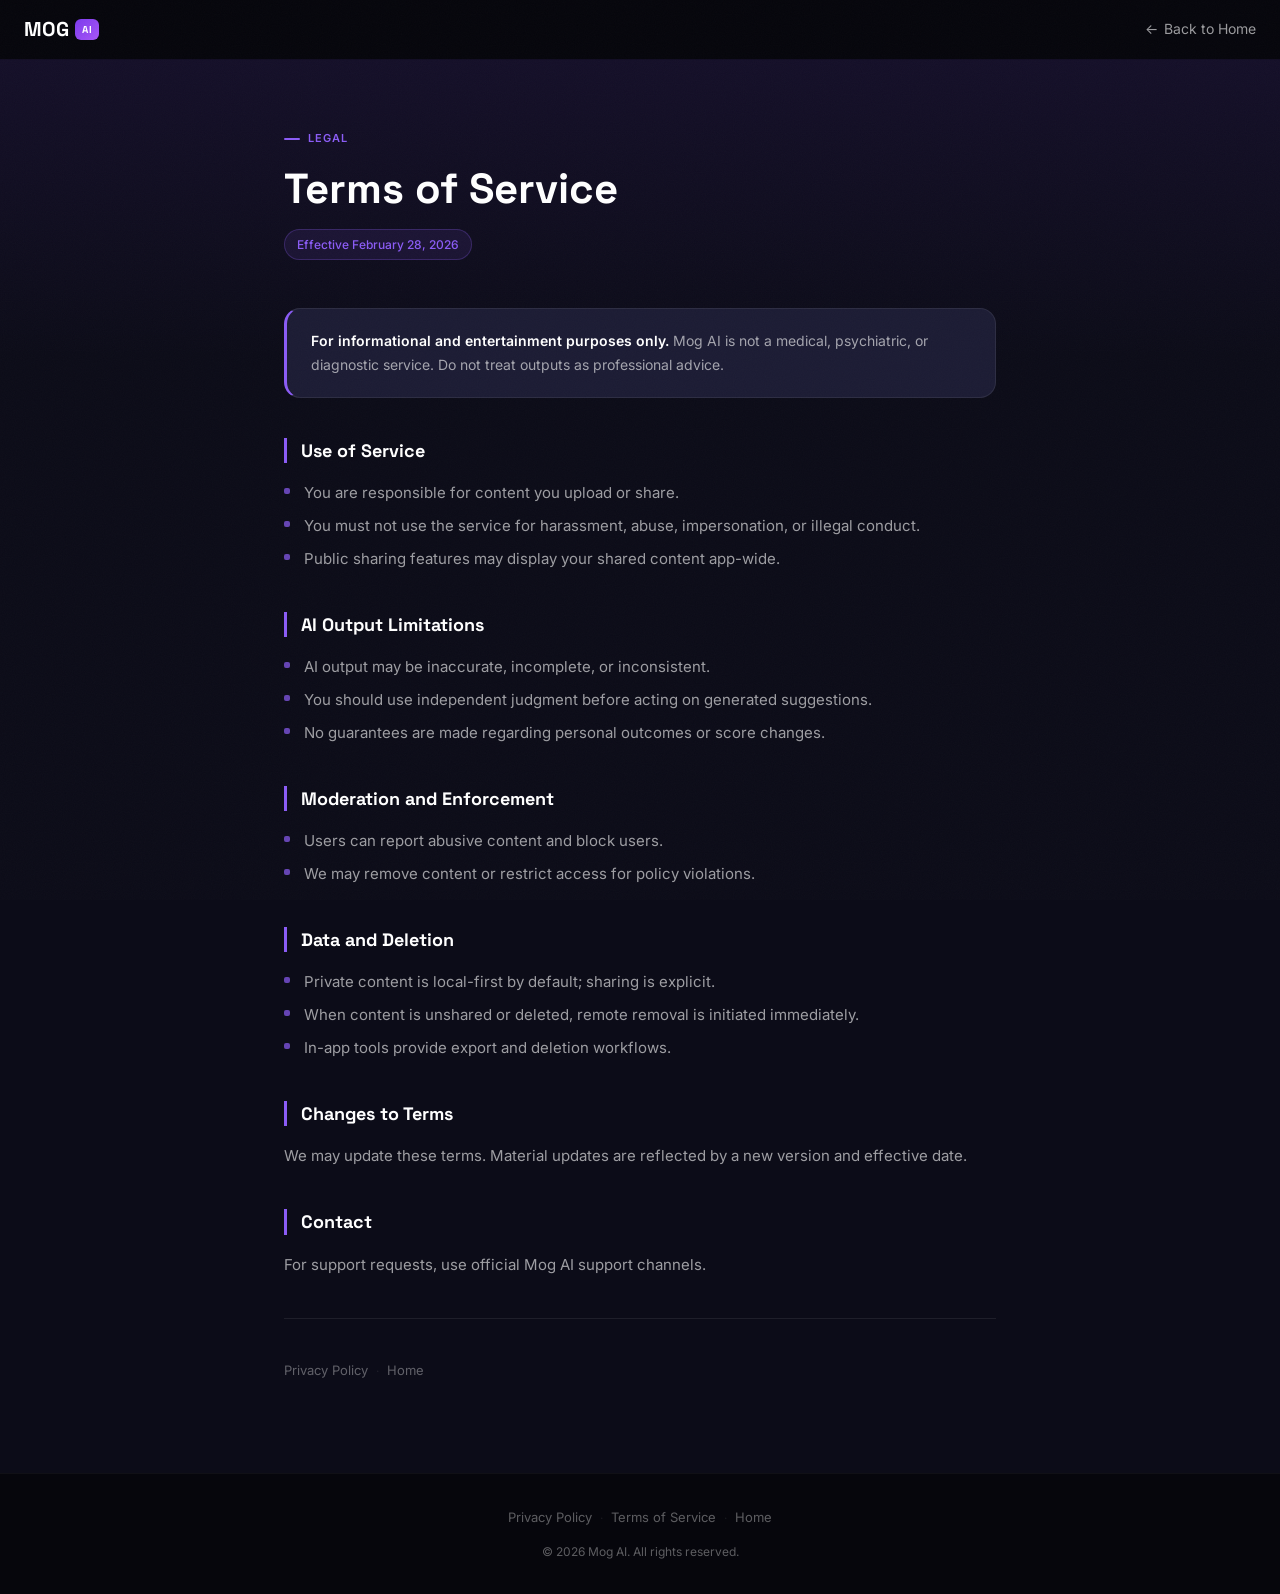
<file: terms.html>
<!DOCTYPE html>
<html lang="en">
<head>
  <meta charset="UTF-8" />
  <meta name="viewport" content="width=device-width, initial-scale=1.0" />
  <title>Terms of Service — Mog AI</title>
  <meta name="description" content="Mog AI Terms of Service — informational and entertainment use only, not a medical service." />
  <link rel="preconnect" href="https://fonts.googleapis.com" />
  <link rel="preconnect" href="https://fonts.gstatic.com" crossorigin />
  <link href="https://fonts.googleapis.com/css2?family=Space+Grotesk:wght@700;800&family=Inter:wght@400;500;600&display=swap" rel="stylesheet" />
  <link rel="stylesheet" href="legal-styles.css" />
</head>
<body>
  <nav class="legal-nav">
    <a href="/" class="legal-nav-logo">MOG <span class="ai-badge">AI</span></a>
    <a href="/" class="legal-nav-back">Back to Home</a>
  </nav>

  <div style="position: relative; overflow: hidden;">
    <div class="legal-hero-wash"></div>

    <main class="legal-page">
      <header class="legal-header">
        <div class="legal-header-eyebrow">Legal</div>
        <h1 class="legal-title">Terms of Service</h1>
        <div class="legal-date-badge">Effective February 28, 2026</div>
      </header>

      <div class="legal-disclaimer-card">
        <p><strong>For informational and entertainment purposes only.</strong> Mog AI is not a medical, psychiatric, or diagnostic service. Do not treat outputs as professional advice.</p>
      </div>

      <section class="legal-section">
        <h2>Use of Service</h2>
        <ul>
          <li>You are responsible for content you upload or share.</li>
          <li>You must not use the service for harassment, abuse, impersonation, or illegal conduct.</li>
          <li>Public sharing features may display your shared content app-wide.</li>
        </ul>
      </section>

      <section class="legal-section">
        <h2>AI Output Limitations</h2>
        <ul>
          <li>AI output may be inaccurate, incomplete, or inconsistent.</li>
          <li>You should use independent judgment before acting on generated suggestions.</li>
          <li>No guarantees are made regarding personal outcomes or score changes.</li>
        </ul>
      </section>

      <section class="legal-section">
        <h2>Moderation and Enforcement</h2>
        <ul>
          <li>Users can report abusive content and block users.</li>
          <li>We may remove content or restrict access for policy violations.</li>
        </ul>
      </section>

      <section class="legal-section">
        <h2>Data and Deletion</h2>
        <ul>
          <li>Private content is local-first by default; sharing is explicit.</li>
          <li>When content is unshared or deleted, remote removal is initiated immediately.</li>
          <li>In-app tools provide export and deletion workflows.</li>
        </ul>
      </section>

      <section class="legal-section">
        <h2>Changes to Terms</h2>
        <p>We may update these terms. Material updates are reflected by a new version and effective date.</p>
      </section>

      <section class="legal-section">
        <h2>Contact</h2>
        <p>For support requests, use official Mog AI support channels.</p>
      </section>

      <hr class="legal-divider" />

      <div class="legal-footer-links" style="justify-content: flex-start;">
        <a href="/privacy">Privacy Policy</a>
        <span>&middot;</span>
        <a href="/">Home</a>
      </div>
    </main>
  </div>

  <footer class="legal-footer">
    <div class="legal-footer-links">
      <a href="/privacy">Privacy Policy</a>
      <span>&middot;</span>
      <a href="/terms">Terms of Service</a>
      <span>&middot;</span>
      <a href="/">Home</a>
    </div>
    <p class="legal-footer-copy">&copy; 2026 Mog AI. All rights reserved.</p>
  </footer>
</body>
</html>
</file>
<file: styles.css>
/* ============================================
   MOG AI — Landing Page Styles
   Dark luxe, competitive gaming aesthetic
   ============================================ */

/* --- Custom Properties --- */
:root {
  --bg-deep:     #06060C;
  --bg-base:     #0C0C18;
  --bg-card:     #141426;
  --bg-elevated: #1C1C34;
  --bg-input:    #12121F;
  --accent:      #8B5CF6;
  --accent-bold: #A78BFA;
  --accent-glow: rgba(124, 58, 237, 0.4);
  --gold:        #F59E0B;
  --gold-bright: #FBBF24;
  --gold-glow:   rgba(245, 158, 11, 0.35);
  --success:     #10B981;
  --danger:      #EF4444;
  --text-primary:   #FFFFFF;
  --text-secondary: rgba(255, 255, 255, 0.6);
  --text-muted:     rgba(255, 255, 255, 0.35);
  --border:         rgba(255, 255, 255, 0.08);
  --border-active:  rgba(139, 92, 246, 0.5);
  --radius-sm:  8px;
  --radius-md:  12px;
  --radius-lg:  16px;
  --radius-xl:  20px;
  --radius-pill: 100px;
  --font-display: 'Clash Display', 'Space Grotesk', sans-serif;
  --font-body:    'Inter', -apple-system, BlinkMacSystemFont, system-ui, sans-serif;
  --font-mono:    'JetBrains Mono', monospace;

  --tier-mog:          linear-gradient(135deg, #9D4EDD, #F72585, #FF6B35);
  --tier-attractive:   linear-gradient(135deg, #F72585, #FF8500);
  --tier-above-avg:    linear-gradient(135deg, #FF8500, #FFB627);
  --tier-average:      linear-gradient(135deg, #94A3B8, #CBD5E1);
  --tier-below-avg:    linear-gradient(135deg, #6B7280, #9CA3AF);
}

@property --angle {
  syntax: '<angle>';
  initial-value: 0deg;
  inherits: false;
}

/* --- Reset --- */
*, *::before, *::after {
  margin: 0;
  padding: 0;
  box-sizing: border-box;
}

html {
  scroll-behavior: smooth;
  -webkit-text-size-adjust: 100%;
}

body {
  font-family: var(--font-body);
  line-height: 1.6;
  color: var(--text-primary);
  background-color: var(--bg-deep);
  overflow-x: hidden;
  -webkit-font-smoothing: antialiased;
  -moz-osx-font-smoothing: grayscale;
}

/* Noise overlay */
body::after {
  content: '';
  position: fixed;
  inset: 0;
  pointer-events: none;
  z-index: 9998;
  opacity: 0.025;
  background-image: url("data:image/svg+xml,%3Csvg viewBox='0 0 256 256' xmlns='http://www.w3.org/2000/svg'%3E%3Cfilter id='noise'%3E%3CfeTurbulence type='fractalNoise' baseFrequency='0.9' numOctaves='4' stitchTiles='stitch'/%3E%3C/filter%3E%3Crect width='100%25' height='100%25' filter='url(%23noise)'/%3E%3C/svg%3E");
  background-size: 256px 256px;
}

a {
  color: inherit;
  text-decoration: none;
}

img, svg {
  display: block;
  max-width: 100%;
}

button {
  font: inherit;
  cursor: pointer;
  border: none;
  background: none;
  color: inherit;
}

.container {
  max-width: 1200px;
  margin: 0 auto;
  padding: 0 24px;
}

/* --- Ambient Orbs (fixed background) --- */
.orb {
  position: fixed;
  border-radius: 50%;
  pointer-events: none;
  z-index: -2;
  opacity: 0;
  transition: opacity 0.6s ease-out;
}

body.loaded .orb {
  opacity: 1;
}

.orb--purple {
  width: 600px;
  height: 600px;
  background: radial-gradient(circle, rgba(124, 58, 237, 0.06) 0%, transparent 70%);
  top: 10%;
  right: -5%;
  filter: blur(40px);
}

.orb--gold {
  width: 400px;
  height: 400px;
  background: radial-gradient(circle, rgba(245, 158, 11, 0.04) 0%, transparent 70%);
  bottom: 15%;
  left: -5%;
  filter: blur(40px);
}

/* ============================================
   NAVIGATION
   ============================================ */
.nav {
  position: fixed;
  top: 0;
  left: 0;
  right: 0;
  z-index: 1000;
  padding: 16px 0;
  background: rgba(6, 6, 12, 0.85);
  -webkit-backdrop-filter: blur(20px);
  backdrop-filter: blur(20px);
  border-bottom: 1px solid rgba(139, 92, 246, 0.1);
  opacity: 0;
  transform: translateY(-10px);
  transition: opacity 0.4s ease, transform 0.4s ease, background 0.3s ease;
}

body.loaded .nav {
  opacity: 1;
  transform: translateY(0);
}

.nav.scrolled {
  background: rgba(6, 6, 12, 0.95);
}

.nav-inner {
  max-width: 1200px;
  margin: 0 auto;
  padding: 0 24px;
  display: flex;
  align-items: center;
  justify-content: space-between;
}

.nav-logo {
  display: flex;
  align-items: center;
  gap: 6px;
  font-family: var(--font-display);
  font-weight: 700;
  font-size: 1.5rem;
  color: var(--text-primary);
  text-decoration: none;
}

.nav-logo-badge {
  display: inline-flex;
  align-items: center;
  justify-content: center;
  padding: 2px 6px;
  font-size: 9px;
  font-weight: 700;
  font-family: var(--font-display);
  color: #fff;
  background: linear-gradient(135deg, #7C3AED, #A855F7);
  border-radius: 6px;
  line-height: 1.2;
  letter-spacing: 0.5px;
  position: relative;
  top: -4px;
}

.nav-links {
  display: flex;
  align-items: center;
  gap: 28px;
}

.nav-links a {
  font-size: 14px;
  font-weight: 500;
  color: var(--text-secondary);
  transition: color 0.2s ease;
}

.nav-links a:hover {
  color: var(--text-primary);
}

.nav-cta {
  display: inline-flex;
  align-items: center;
  padding: 10px 22px;
  font-size: 14px;
  font-weight: 600;
  color: #fff;
  background: linear-gradient(135deg, #7C3AED, #A855F7);
  border-radius: var(--radius-pill);
  box-shadow: 0 4px 20px rgba(124, 58, 237, 0.3);
  transition: transform 0.2s ease, box-shadow 0.2s ease;
}

.nav-cta:hover {
  transform: translateY(-1px);
  box-shadow: 0 6px 28px rgba(124, 58, 237, 0.45);
}

.nav-hamburger {
  display: none;
  flex-direction: column;
  gap: 5px;
  padding: 4px;
  cursor: pointer;
}

.nav-hamburger span {
  display: block;
  width: 22px;
  height: 2px;
  background: #fff;
  border-radius: 1px;
  transition: transform 0.3s ease, opacity 0.3s ease;
}

.nav-drawer {
  display: none;
}

/* Mobile nav */
@media (max-width: 768px) {
  .nav-links,
  .nav-cta {
    display: none;
  }

  .nav-hamburger {
    display: flex;
  }

  .nav-drawer {
    display: block;
    position: fixed;
    inset: 0;
    z-index: 999;
    background: rgba(6, 6, 12, 0.95);
    -webkit-backdrop-filter: blur(20px);
    backdrop-filter: blur(20px);
    opacity: 0;
    visibility: hidden;
    transition: opacity 0.3s ease, visibility 0.3s ease;
  }

  .nav-drawer.menu-open {
    opacity: 1;
    visibility: visible;
  }

  .nav-drawer-inner {
    display: flex;
    flex-direction: column;
    align-items: center;
    justify-content: center;
    height: 100%;
    gap: 32px;
  }

  .nav-drawer-inner a {
    font-size: 24px;
    font-weight: 600;
    color: var(--text-primary);
    opacity: 0;
    transform: translateY(20px);
    transition: opacity 0.3s ease, transform 0.3s ease, color 0.2s ease;
  }

  .nav-drawer.menu-open .nav-drawer-inner a {
    opacity: 1;
    transform: translateY(0);
  }

  .nav-drawer.menu-open .nav-drawer-inner a:nth-child(1) { transition-delay: 0.05s; }
  .nav-drawer.menu-open .nav-drawer-inner a:nth-child(2) { transition-delay: 0.1s; }
  .nav-drawer.menu-open .nav-drawer-inner a:nth-child(3) { transition-delay: 0.15s; }
  .nav-drawer.menu-open .nav-drawer-inner a:nth-child(4) { transition-delay: 0.2s; }
  .nav-drawer.menu-open .nav-drawer-inner a:nth-child(5) { transition-delay: 0.25s; }
  .nav-drawer.menu-open .nav-drawer-inner a:nth-child(6) { transition-delay: 0.3s; }

  .nav-drawer-inner a:hover {
    color: var(--accent-bold);
  }

  .nav-drawer-close {
    position: absolute;
    top: 20px;
    right: 24px;
    font-size: 28px;
    color: var(--text-secondary);
    cursor: pointer;
    background: none;
    border: none;
    padding: 8px;
    line-height: 1;
  }
}

/* ============================================
   HERO
   ============================================ */
.hero {
  position: relative;
  min-height: 100vh;
  display: flex;
  align-items: center;
  padding: 120px 24px 80px;
  background: var(--bg-deep);
  overflow: hidden;
}

.hero-inner {
  max-width: 1200px;
  margin: 0 auto;
  width: 100%;
  display: grid;
  grid-template-columns: 55% 45%;
  gap: 48px;
  align-items: center;
}

/* Hero left */
.hero-eyebrow {
  display: inline-flex;
  align-items: center;
  padding: 6px 14px;
  font-size: 12px;
  font-weight: 600;
  color: var(--accent-bold);
  border: 1px solid rgba(139, 92, 246, 0.4);
  background: rgba(139, 92, 246, 0.1);
  border-radius: var(--radius-pill);
  margin-bottom: 20px;
  opacity: 0;
  transform: translateY(20px);
  transition: opacity 0.3s ease, transform 0.3s ease;
}

body.loaded .hero-eyebrow {
  opacity: 1;
  transform: translateY(0);
  transition-delay: 0.2s;
}

.hero-h1 {
  font-family: var(--font-display);
  font-weight: 700;
  font-size: clamp(42px, 7vw, 78px);
  line-height: 1.05;
  letter-spacing: -2px;
  margin-bottom: 0;
}

.hero-h1-line1,
.hero-h1-line2 {
  display: block;
  opacity: 0;
  transform: translateY(20px);
  transition: opacity 0.5s ease, transform 0.5s ease;
}

body.loaded .hero-h1-line1 {
  opacity: 1;
  transform: translateY(0);
  transition-delay: 0.35s;
}

body.loaded .hero-h1-line2 {
  opacity: 1;
  transform: translateY(0);
  transition-delay: 0.5s;
}

.hero-h1-line2 {
  background: var(--tier-mog);
  -webkit-background-clip: text;
  background-clip: text;
  -webkit-text-fill-color: transparent;
}

.hero-sub {
  font-size: 18px;
  color: var(--text-secondary);
  margin-top: 20px;
  max-width: 480px;
  line-height: 1.6;
  opacity: 0;
  transition: opacity 0.3s ease;
}

body.loaded .hero-sub {
  opacity: 1;
  transition-delay: 0.65s;
}

.hero-ctas {
  display: flex;
  gap: 12px;
  margin-top: 32px;
  opacity: 0;
  transform: scale(0.96);
  transition: opacity 0.4s ease, transform 0.4s ease;
}

body.loaded .hero-ctas {
  opacity: 1;
  transform: scale(1);
  transition-delay: 0.75s;
}

.btn-primary {
  display: inline-flex;
  align-items: center;
  gap: 8px;
  padding: 14px 28px;
  font-size: 16px;
  font-weight: 600;
  color: #fff;
  background: linear-gradient(135deg, #7C3AED, #A855F7);
  border-radius: var(--radius-pill);
  box-shadow: 0 4px 24px rgba(124, 58, 237, 0.35);
  transition: all 0.3s cubic-bezier(0.34, 1.56, 0.64, 1);
}

.btn-primary:hover {
  transform: translateY(-2px) scale(1.02);
  box-shadow: 0 8px 32px rgba(124, 58, 237, 0.5);
}

.btn-primary svg {
  width: 18px;
  height: 18px;
  fill: #fff;
}

.btn-secondary {
  display: inline-flex;
  align-items: center;
  padding: 14px 28px;
  font-size: 16px;
  font-weight: 600;
  color: var(--text-primary);
  background: transparent;
  border: 1px solid rgba(255, 255, 255, 0.2);
  border-radius: var(--radius-pill);
  transition: all 0.3s cubic-bezier(0.34, 1.56, 0.64, 1);
}

.btn-secondary:hover {
  border-color: var(--accent);
  color: var(--accent-bold);
  transform: translateY(-1px);
}

/* Hero right — App card mock */
.hero-right {
  position: relative;
  display: flex;
  justify-content: center;
  opacity: 0;
  transform: translateX(40px);
  transition: opacity 0.6s ease, transform 0.6s ease;
}

body.loaded .hero-right {
  opacity: 1;
  transform: translateX(0);
  transition-delay: 0.9s;
}

.hero-card-glow-purple {
  position: absolute;
  width: 400px;
  height: 400px;
  border-radius: 50%;
  background: radial-gradient(circle, rgba(124, 58, 237, 0.2) 0%, transparent 70%);
  filter: blur(60px);
  bottom: -80px;
  left: -60px;
  z-index: 0;
  pointer-events: none;
}

.hero-card-glow-gold {
  position: absolute;
  width: 200px;
  height: 200px;
  border-radius: 50%;
  background: radial-gradient(circle, rgba(245, 158, 11, 0.12) 0%, transparent 70%);
  filter: blur(60px);
  top: -40px;
  right: -30px;
  z-index: 0;
  pointer-events: none;
}

.hero-card {
  position: relative;
  z-index: 1;
  width: 320px;
  background: var(--bg-card);
  border: 1px solid var(--border);
  border-radius: 20px;
  padding: 24px;
  box-shadow: 0 32px 64px rgba(0, 0, 0, 0.6), 0 0 80px rgba(124, 58, 237, 0.15);
}

.hero-card-header {
  display: flex;
  align-items: center;
  justify-content: space-between;
  margin-bottom: 20px;
}

.hero-card-user {
  font-size: 13px;
  color: var(--text-secondary);
  font-family: var(--font-body);
}

.hero-card-tier {
  font-size: 10px;
  font-weight: 700;
  padding: 3px 8px;
  border-radius: var(--radius-sm);
  border: 1px solid rgba(255, 133, 0, 0.3);
  background: rgba(255, 133, 0, 0.08);
  background-image: var(--tier-above-avg);
  -webkit-background-clip: text;
  background-clip: text;
  -webkit-text-fill-color: transparent;
}

.hero-card-ring {
  display: flex;
  justify-content: center;
  margin-bottom: 20px;
}

.score-ring-wrap {
  position: relative;
  width: 160px;
  height: 160px;
}

.score-ring-wrap svg {
  width: 160px;
  height: 160px;
  transform: rotate(-90deg);
}

.score-ring-track {
  fill: none;
  stroke: rgba(255, 255, 255, 0.06);
  stroke-width: 10;
}

.score-ring-progress {
  fill: none;
  stroke-width: 10;
  stroke-linecap: round;
  stroke-dasharray: 408.407;
  stroke-dashoffset: 408.407;
  transition: stroke-dashoffset 1.2s cubic-bezier(0.4, 0, 0.2, 1);
}

.score-ring-text {
  position: absolute;
  inset: 0;
  display: flex;
  flex-direction: column;
  align-items: center;
  justify-content: center;
}

.score-ring-number {
  font-family: var(--font-display);
  font-weight: 700;
  font-size: 44px;
  color: var(--text-primary);
  line-height: 1;
}

.score-ring-label {
  font-size: 12px;
  color: var(--text-secondary);
  margin-top: 2px;
}

.hero-card-breakdown-label {
  font-size: 11px;
  text-transform: uppercase;
  letter-spacing: 1.5px;
  color: var(--text-muted);
  margin-bottom: 12px;
}

.category-bar {
  display: flex;
  align-items: center;
  gap: 8px;
  margin-bottom: 8px;
}

.category-bar:last-child {
  margin-bottom: 0;
}

.category-bar-name {
  font-size: 12px;
  color: var(--text-secondary);
  width: 100px;
  flex-shrink: 0;
}

.category-bar-track {
  flex: 1;
  height: 4px;
  background: rgba(255, 255, 255, 0.08);
  border-radius: 2px;
  overflow: hidden;
}

.category-bar-fill {
  height: 100%;
  background: var(--accent);
  border-radius: 2px;
  width: 0%;
  transition: width 0.8s cubic-bezier(0.4, 0, 0.2, 1);
}

.category-bar-score {
  font-family: var(--font-mono);
  font-size: 12px;
  font-weight: 700;
  color: var(--text-secondary);
  width: 28px;
  text-align: right;
  flex-shrink: 0;
}

/* ============================================
   SHARED SECTION STYLES
   ============================================ */
.section {
  padding: 100px 24px;
  position: relative;
}

.section-eyebrow {
  display: block;
  font-size: 12px;
  font-weight: 700;
  text-transform: uppercase;
  letter-spacing: 3px;
  color: var(--accent-bold);
  margin-bottom: 12px;
  text-align: center;
}

.section-heading {
  font-family: var(--font-display);
  font-weight: 700;
  font-size: clamp(28px, 4vw, 44px);
  color: var(--text-primary);
  text-align: center;
  margin-bottom: 56px;
  line-height: 1.15;
}

/* Scroll animation base */
.animate-on-scroll {
  opacity: 0;
  transform: translateY(30px);
  transition: opacity 0.5s ease, transform 0.5s ease;
}

.animate-on-scroll.is-visible {
  opacity: 1;
  transform: translateY(0);
}

.animate-on-scroll.slide-x {
  transform: translateX(-30px);
}

.animate-on-scroll.slide-x.is-visible {
  transform: translateX(0);
}

/* ============================================
   TIERS SECTION
   ============================================ */
.tiers-section {
  background: var(--bg-base);
}

.tiers-row {
  display: flex;
  gap: 16px;
  overflow-x: auto;
  padding-bottom: 16px;
  scroll-snap-type: x mandatory;
  -webkit-overflow-scrolling: touch;
}

.tiers-row::-webkit-scrollbar {
  height: 4px;
}

.tiers-row::-webkit-scrollbar-track {
  background: rgba(255, 255, 255, 0.04);
  border-radius: 2px;
}

.tiers-row::-webkit-scrollbar-thumb {
  background: rgba(139, 92, 246, 0.3);
  border-radius: 2px;
}

.tier-card {
  flex: 0 0 200px;
  scroll-snap-align: start;
  background: rgba(20, 20, 38, 0.7);
  -webkit-backdrop-filter: blur(12px) saturate(150%);
  backdrop-filter: blur(12px) saturate(150%);
  border-radius: var(--radius-lg);
  padding: 24px 20px;
  border: 1px solid rgba(255, 255, 255, 0.08);
  transition: all 0.3s cubic-bezier(0.34, 1.56, 0.64, 1);
  position: relative;
}

.tier-card:hover,
.tier-card.touch-active {
  transform: translateY(-8px) scale(1.04);
}

.tier-card--below-avg {
  border-color: rgba(107, 114, 128, 0.2);
}
.tier-card--below-avg:hover,
.tier-card--below-avg.touch-active {
  border-color: rgba(107, 114, 128, 0.5);
  box-shadow: 0 12px 40px rgba(107, 114, 128, 0.15);
}

.tier-card--average {
  border-color: rgba(148, 163, 184, 0.2);
}
.tier-card--average:hover,
.tier-card--average.touch-active {
  border-color: rgba(148, 163, 184, 0.5);
  box-shadow: 0 12px 40px rgba(148, 163, 184, 0.15);
}

.tier-card--above-avg {
  border-color: rgba(255, 133, 0, 0.2);
}
.tier-card--above-avg:hover,
.tier-card--above-avg.touch-active {
  border-color: rgba(255, 133, 0, 0.5);
  box-shadow: 0 12px 40px rgba(255, 133, 0, 0.15);
}

.tier-card--attractive {
  border-color: rgba(247, 37, 133, 0.2);
}
.tier-card--attractive:hover,
.tier-card--attractive.touch-active {
  border-color: rgba(247, 37, 133, 0.5);
  box-shadow: 0 12px 40px rgba(247, 37, 133, 0.15);
}

/* Mog tier — special */
.tier-card--mog {
  padding: 32px 20px;
  border: none;
  box-shadow: 0 0 40px rgba(157, 78, 221, 0.3), 0 20px 60px rgba(0, 0, 0, 0.5);
}

.tier-card--mog::before {
  content: '';
  position: absolute;
  inset: -1px;
  border-radius: 17px;
  background: conic-gradient(from var(--angle), #9D4EDD, #F72585, #FF6B35, #9D4EDD);
  z-index: -1;
  animation: rotateBorder 4s linear infinite;
}

.tier-card--mog::after {
  content: '';
  position: absolute;
  inset: 1px;
  border-radius: 15px;
  background: var(--bg-card);
  z-index: -1;
}

@keyframes rotateBorder {
  from { --angle: 0deg; }
  to { --angle: 360deg; }
}

.tier-card--mog:hover,
.tier-card--mog.touch-active {
  transform: translateY(-8px) scale(1.04);
}

.tier-card-range {
  display: inline-block;
  font-family: var(--font-mono);
  font-size: 11px;
  font-weight: 700;
  padding: 3px 10px;
  border-radius: var(--radius-pill);
  border: 1px solid rgba(255, 255, 255, 0.15);
  margin-bottom: 12px;
}

.tier-card-name {
  font-family: var(--font-display);
  font-weight: 700;
  font-size: 22px;
  margin-bottom: 6px;
  -webkit-background-clip: text;
  background-clip: text;
  -webkit-text-fill-color: transparent;
}

.tier-card--below-avg .tier-card-name { background: var(--tier-below-avg); -webkit-background-clip: text; background-clip: text; }
.tier-card--average .tier-card-name { background: var(--tier-average); -webkit-background-clip: text; background-clip: text; }
.tier-card--above-avg .tier-card-name { background: var(--tier-above-avg); -webkit-background-clip: text; background-clip: text; }
.tier-card--attractive .tier-card-name { background: var(--tier-attractive); -webkit-background-clip: text; background-clip: text; }
.tier-card--mog .tier-card-name { background: var(--tier-mog); -webkit-background-clip: text; background-clip: text; }

.tier-card-desc {
  font-size: 13px;
  color: var(--text-secondary);
  line-height: 1.4;
}

.tier-card-crown {
  position: absolute;
  top: 12px;
  right: 12px;
}

.tier-card-elite-badge {
  display: inline-flex;
  align-items: center;
  margin-top: 10px;
  padding: 2px 8px;
  font-size: 10px;
  font-weight: 700;
  color: #fff;
  background: var(--tier-mog);
  border-radius: var(--radius-pill);
}

/* Spectrum bar */
.tier-spectrum {
  margin-top: 48px;
  position: relative;
}

.tier-spectrum-bar {
  width: 100%;
  height: 6px;
  border-radius: 3px;
  background: linear-gradient(to right, #6B7280, #94A3B8, #FF8500, #F72585, #9D4EDD);
}

.tier-spectrum-labels {
  position: relative;
  margin-top: 12px;
  height: 20px;
  font-size: 11px;
  color: var(--text-muted);
}

.tier-spectrum-labels span {
  position: absolute;
  transform: translateX(-50%);
  white-space: nowrap;
}

/* ============================================
   FEATURES / CATEGORIES SECTION
   ============================================ */
.features-section {
  background: var(--bg-deep);
}

.features-layout {
  display: flex;
  gap: 48px;
}

.features-nav {
  position: sticky;
  top: 100px;
  flex: 0 0 220px;
  display: flex;
  flex-direction: column;
  gap: 8px;
  align-self: flex-start;
}

.features-nav-pill {
  padding: 10px 16px;
  font-size: 14px;
  font-weight: 500;
  color: var(--text-secondary);
  background: var(--bg-card);
  border: 1px solid var(--border);
  border-radius: var(--radius-pill);
  cursor: pointer;
  transition: all 0.2s ease;
  text-align: left;
}

.features-nav-pill:hover {
  color: var(--text-primary);
  border-color: rgba(139, 92, 246, 0.3);
}

.features-nav-pill.active {
  color: #fff;
  background: var(--accent);
  border-color: var(--accent);
}

.features-content {
  flex: 1;
  display: flex;
  flex-direction: column;
  gap: 24px;
}

.feature-card {
  background: rgba(20, 20, 38, 0.7);
  -webkit-backdrop-filter: blur(12px) saturate(150%);
  backdrop-filter: blur(12px) saturate(150%);
  border: 1px solid var(--border);
  border-radius: var(--radius-lg);
  padding: 28px;
  scroll-margin-top: 110px;
}

.feature-card-title {
  font-family: var(--font-display);
  font-weight: 700;
  font-size: 20px;
  color: var(--text-primary);
  margin-bottom: 8px;
}

.feature-card-desc {
  font-size: 14px;
  color: var(--text-secondary);
  line-height: 1.6;
  margin-bottom: 16px;
}

.feature-card-bar {
  display: flex;
  align-items: center;
  gap: 10px;
}

.feature-card-bar-label {
  font-size: 12px;
  color: var(--text-muted);
  width: 100px;
}

.feature-card-bar-track {
  flex: 1;
  height: 4px;
  background: rgba(255, 255, 255, 0.08);
  border-radius: 2px;
  overflow: hidden;
}

.feature-card-bar-fill {
  height: 100%;
  background: var(--accent);
  border-radius: 2px;
  width: 0%;
  transition: width 0.8s cubic-bezier(0.4, 0, 0.2, 1);
}

.feature-card-bar-score {
  font-family: var(--font-mono);
  font-size: 13px;
  font-weight: 700;
  color: var(--accent-bold);
  width: 28px;
  text-align: right;
}

/* Mobile features */
@media (max-width: 1023px) {
  .features-nav {
    display: none;
  }

  .features-layout {
    flex-direction: column;
  }

  .feature-card {
    border-left: 3px solid var(--accent);
    -webkit-backdrop-filter: none;
    backdrop-filter: none;
    background: var(--bg-card);
  }
}

/* ============================================
   COACHING SECTION
   ============================================ */
.coaching-section {
  background: linear-gradient(180deg, var(--bg-base) 0%, rgba(139, 92, 246, 0.04) 50%, var(--bg-base) 100%);
}

.coaching-layout {
  display: grid;
  grid-template-columns: 1fr 1fr;
  gap: 64px;
  align-items: center;
}

/* Coaching card mock */
.coaching-card {
  background: var(--bg-card);
  border: 1px solid var(--border);
  border-radius: var(--radius-xl);
  padding: 24px;
  max-width: 360px;
  margin: 0 auto;
  box-shadow: 0 24px 48px rgba(0, 0, 0, 0.4);
}

.coaching-card-header {
  display: flex;
  align-items: center;
  gap: 8px;
  margin-bottom: 20px;
}

.coaching-card-header svg {
  width: 18px;
  height: 18px;
}

.coaching-card-title {
  font-family: var(--font-display);
  font-weight: 700;
  font-size: 15px;
  color: var(--text-primary);
}

.coaching-tip {
  display: flex;
  align-items: flex-start;
  gap: 10px;
  padding: 12px;
  background: rgba(255, 255, 255, 0.03);
  border-radius: var(--radius-md);
  margin-bottom: 8px;
  min-height: 56px;
  transition: opacity 0.3s ease;
}

.coaching-tip-check {
  flex-shrink: 0;
  width: 18px;
  height: 18px;
  color: var(--success);
  margin-top: 1px;
}

.coaching-tip-text {
  font-size: 13px;
  color: var(--text-secondary);
  line-height: 1.5;
}

.coaching-card-more {
  font-size: 12px;
  color: var(--text-muted);
  margin-top: 12px;
  text-align: center;
}

/* Coaching right copy */
.coaching-right .section-eyebrow {
  text-align: left;
}

.coaching-h2 {
  font-family: var(--font-display);
  font-weight: 700;
  font-size: clamp(26px, 3.5vw, 38px);
  color: var(--text-primary);
  margin-bottom: 16px;
  line-height: 1.15;
}

.coaching-body {
  font-size: 15px;
  color: var(--text-secondary);
  line-height: 1.7;
  margin-bottom: 24px;
}

.coaching-free-box {
  background: var(--bg-card);
  border: 1px solid rgba(16, 185, 129, 0.2);
  border-radius: var(--radius-md);
  padding: 14px 16px;
  display: flex;
  align-items: center;
  gap: 10px;
  margin-bottom: 28px;
}

.coaching-free-box svg {
  width: 18px;
  height: 18px;
  color: var(--success);
  flex-shrink: 0;
}

.coaching-free-box span {
  font-size: 14px;
  font-weight: 500;
  color: var(--success);
}

.coaching-pro-heading {
  font-size: 15px;
  font-weight: 700;
  color: var(--gold-bright);
  margin-bottom: 12px;
}

.coaching-pro-pill {
  background: rgba(245, 158, 11, 0.08);
  border: 1px solid rgba(245, 158, 11, 0.2);
  border-radius: var(--radius-md);
  padding: 14px 16px;
  margin-bottom: 8px;
  cursor: pointer;
  transition: all 0.3s ease;
  overflow: hidden;
}

.coaching-pro-pill:hover {
  border-color: rgba(245, 158, 11, 0.4);
  background: rgba(245, 158, 11, 0.12);
}

.coaching-pro-pill-header {
  display: flex;
  align-items: center;
  gap: 8px;
}

.coaching-pro-pill-header svg {
  width: 14px;
  height: 14px;
  color: var(--gold);
}

.coaching-pro-pill-name {
  font-size: 14px;
  font-weight: 600;
  color: var(--text-primary);
  flex: 1;
}

.coaching-pro-badge {
  font-size: 9px;
  font-weight: 700;
  padding: 2px 6px;
  background: rgba(245, 158, 11, 0.2);
  color: var(--gold-bright);
  border-radius: var(--radius-sm);
  letter-spacing: 0.5px;
}

.coaching-pro-pill-desc {
  max-height: 0;
  overflow: hidden;
  transition: max-height 0.3s ease, margin-top 0.3s ease;
  font-size: 13px;
  color: var(--text-secondary);
  line-height: 1.5;
}

.coaching-pro-pill:hover .coaching-pro-pill-desc {
  max-height: 60px;
  margin-top: 8px;
}

@media (max-width: 768px) {
  .coaching-layout {
    grid-template-columns: 1fr;
    gap: 40px;
  }

  .coaching-card {
    max-width: 100%;
  }
}

/* ============================================
   SOCIAL / COMPETITIVE SECTION
   ============================================ */
.social-section {
  background: radial-gradient(ellipse at center, rgba(245, 158, 11, 0.04) 0%, transparent 70%), var(--bg-deep);
}

.social-grid {
  display: grid;
  grid-template-columns: 1fr 1fr;
  gap: 20px;
}

.social-tile {
  position: relative;
  background: rgba(20, 20, 38, 0.7);
  -webkit-backdrop-filter: blur(12px) saturate(150%);
  backdrop-filter: blur(12px) saturate(150%);
  border: 1px solid var(--border);
  border-radius: var(--radius-lg);
  padding: 28px;
  transition: all 0.3s cubic-bezier(0.34, 1.56, 0.64, 1);
}

.social-tile:hover {
  border-color: rgba(245, 158, 11, 0.3);
  box-shadow: 0 8px 40px rgba(245, 158, 11, 0.1);
  transform: translateY(-4px);
}

/* "Coming soon" tiles (features not yet live) */
.social-tile--soon {
  opacity: 0.82;
}

.social-tile-soon {
  position: absolute;
  top: 16px;
  right: 16px;
  padding: 4px 10px;
  font-size: 10px;
  font-weight: 700;
  text-transform: uppercase;
  letter-spacing: 0.5px;
  color: var(--gold-bright);
  background: rgba(245, 158, 11, 0.12);
  border: 1px solid rgba(245, 158, 11, 0.3);
  border-radius: var(--radius-pill);
}

.social-tile-icon {
  margin-bottom: 16px;
}

.social-tile-icon svg {
  width: 36px;
  height: 36px;
}

.social-tile h3 {
  font-family: var(--font-display);
  font-weight: 700;
  font-size: 20px;
  color: var(--text-primary);
  margin-bottom: 8px;
}

.social-tile p {
  font-size: 14px;
  color: var(--text-secondary);
  line-height: 1.5;
  margin-bottom: 16px;
}

/* Mini leaderboard mock */
.mini-leaderboard {
  display: flex;
  flex-direction: column;
  gap: 6px;
}

.mini-lb-row {
  display: flex;
  align-items: center;
  gap: 10px;
  padding: 6px 10px;
  background: rgba(255, 255, 255, 0.03);
  border-radius: var(--radius-sm);
  font-size: 13px;
}

.mini-lb-rank {
  font-family: var(--font-mono);
  font-weight: 700;
  width: 20px;
}

.mini-lb-rank--gold { color: #FFD700; }
.mini-lb-rank--silver { color: #C0C0C0; }
.mini-lb-rank--bronze { color: #CD7F32; }

.mini-lb-name {
  flex: 1;
  color: var(--text-secondary);
}

.mini-lb-score {
  font-family: var(--font-mono);
  font-weight: 700;
  color: var(--gold-bright);
}

/* VS mock */
.mini-vs {
  display: flex;
  align-items: center;
  justify-content: center;
  gap: 12px;
}

.mini-vs-box {
  padding: 8px 18px;
  background: var(--bg-elevated);
  border-radius: var(--radius-pill);
  font-family: var(--font-mono);
  font-weight: 700;
  font-size: 18px;
  color: var(--text-primary);
}

.mini-vs-text {
  font-family: var(--font-display);
  font-weight: 700;
  font-size: 14px;
  color: var(--gold-bright);
}

/* League badges */
.league-badges {
  display: flex;
  gap: 10px;
}

.league-badge {
  width: 36px;
  height: 36px;
  border-radius: 50%;
  display: flex;
  align-items: center;
  justify-content: center;
  font-size: 14px;
  font-weight: 700;
  font-family: var(--font-display);
  color: var(--bg-deep);
}

.league-badge--bronze { background: #CD7F32; }
.league-badge--silver { background: #C0C0C0; }
.league-badge--gold { background: #FFD700; }
.league-badge--platinum { background: linear-gradient(135deg, #A78BFA, #C0C0C0); }

/* Streak mock */
.mini-streak {
  display: flex;
  align-items: baseline;
  gap: 8px;
}

.mini-streak-count {
  font-family: var(--font-mono);
  font-weight: 700;
  font-size: 32px;
  color: var(--gold-bright);
}

.mini-streak-label {
  font-size: 13px;
  color: var(--text-muted);
}

@media (max-width: 768px) {
  .social-grid {
    grid-template-columns: 1fr;
  }

  .social-tile {
    -webkit-backdrop-filter: none;
    backdrop-filter: none;
    background: var(--bg-card);
  }
}

/* ============================================
   PRO SECTION
   ============================================ */
.pro-section {
  background: var(--bg-base);
  text-align: center;
}

.pro-card {
  position: relative;
  max-width: 800px;
  margin: 0 auto;
  padding: 48px 40px;
  border-radius: var(--radius-xl);
  border: none;
}

.pro-card::before {
  content: '';
  position: absolute;
  inset: -1px;
  border-radius: 21px;
  background: conic-gradient(from var(--angle), #7C3AED, #A855F7, #F59E0B, #7C3AED);
  z-index: 0;
  animation: rotateBorder 4s linear infinite;
}

.pro-card::after {
  content: '';
  position: absolute;
  inset: 1px;
  border-radius: 19px;
  background: var(--bg-card);
  z-index: 0;
}

.pro-card-inner {
  position: relative;
  z-index: 1;
}

.pro-crown {
  margin-bottom: 20px;
}

.pro-crown svg {
  width: 40px;
  height: 40px;
  margin: 0 auto;
}

.pro-h2 {
  font-family: var(--font-display);
  font-weight: 700;
  font-size: clamp(28px, 4vw, 40px);
  color: var(--text-primary);
  margin-bottom: 8px;
}

.pro-subtitle {
  font-size: 15px;
  color: var(--text-secondary);
  margin-bottom: 40px;
}

.pro-comparison {
  display: grid;
  grid-template-columns: 1fr 1fr;
  gap: 32px;
  text-align: left;
  margin-bottom: 36px;
}

.pro-col-heading {
  font-family: var(--font-display);
  font-weight: 700;
  font-size: 18px;
  margin-bottom: 16px;
}

.pro-col-heading--free {
  color: var(--text-primary);
}

.pro-col-heading--pro {
  background: linear-gradient(135deg, #7C3AED, #A855F7);
  -webkit-background-clip: text;
  background-clip: text;
  -webkit-text-fill-color: transparent;
}

.pro-item {
  display: flex;
  align-items: center;
  gap: 10px;
  padding: 8px 0;
  font-size: 14px;
  color: var(--text-secondary);
}

.pro-item svg {
  width: 16px;
  height: 16px;
  flex-shrink: 0;
}

.pro-item--free svg {
  color: var(--success);
}

.pro-item--pro svg {
  color: var(--accent-bold);
}

/* Single-membership "everything included" grid */
.pro-included {
  display: grid;
  grid-template-columns: 1fr 1fr;
  gap: 2px 32px;
  text-align: left;
  margin-bottom: 36px;
}

.pro-item--inc svg {
  color: var(--success);
}

@media (max-width: 600px) {
  .pro-included {
    grid-template-columns: 1fr;
    gap: 2px;
  }
}

.pro-cta {
  display: inline-flex;
  align-items: center;
  padding: 16px 36px;
  font-size: 16px;
  font-weight: 700;
  color: #fff;
  background: linear-gradient(135deg, #7C3AED, #A855F7);
  border-radius: var(--radius-pill);
  box-shadow: 0 4px 24px rgba(124, 58, 237, 0.35);
  transition: all 0.3s cubic-bezier(0.34, 1.56, 0.64, 1);
  max-width: 320px;
  justify-content: center;
}

.pro-cta:hover {
  transform: translateY(-2px) scale(1.02);
  box-shadow: 0 8px 36px rgba(124, 58, 237, 0.5);
}

@media (max-width: 600px) {
  .pro-comparison {
    grid-template-columns: 1fr;
    gap: 24px;
  }

  .pro-card {
    padding: 36px 24px;
  }
}

/* ============================================
   DOWNLOAD CTA SECTION
   ============================================ */
.download-section {
  background: var(--bg-deep);
  text-align: center;
  position: relative;
  overflow: hidden;
}

.download-orb {
  position: absolute;
  width: 500px;
  height: 500px;
  border-radius: 50%;
  background: radial-gradient(circle, rgba(124, 58, 237, 0.12) 0%, transparent 70%);
  filter: blur(80px);
  top: 50%;
  left: 50%;
  transform: translate(-50%, -50%);
  pointer-events: none;
}

.download-inner {
  position: relative;
  z-index: 1;
  display: flex;
  flex-direction: column;
  align-items: center;
  gap: 32px;
}

/* Phone mockup */
.phone-mock {
  position: relative;
  width: 220px;
  height: 400px;
  border-radius: 36px;
  background: var(--bg-card);
  border: 8px solid rgba(255, 255, 255, 0.08);
  overflow: hidden;
  box-shadow: 0 32px 64px rgba(0, 0, 0, 0.5);
  display: flex;
  align-items: center;
  justify-content: center;
}

.phone-notch {
  position: absolute;
  top: 10px;
  left: 50%;
  transform: translateX(-50%);
  width: 60px;
  height: 6px;
  background: rgba(255, 255, 255, 0.06);
  border-radius: 3px;
}

.phone-ring {
  position: relative;
}

.download-eyebrow {
  font-size: 12px;
  font-weight: 700;
  text-transform: uppercase;
  letter-spacing: 3px;
  color: var(--text-muted);
}

.download-h2 {
  font-family: var(--font-display);
  font-weight: 700;
  font-size: clamp(32px, 5vw, 52px);
  background: var(--tier-mog);
  -webkit-background-clip: text;
  background-clip: text;
  -webkit-text-fill-color: transparent;
  line-height: 1.1;
}

.download-sub {
  font-size: 16px;
  color: var(--text-secondary);
}

.app-store-badge {
  display: inline-flex;
  align-items: center;
  gap: 10px;
  border: 1.5px solid rgba(255, 255, 255, 0.3);
  border-radius: var(--radius-md);
  padding: 10px 20px;
  width: fit-content;
  color: #fff;
  transition: border-color 0.2s ease, box-shadow 0.2s ease;
}

.app-store-badge:hover {
  border-color: #fff;
  box-shadow: 0 0 20px rgba(255, 255, 255, 0.1);
}

.app-store-badge svg {
  width: 24px;
  height: 24px;
  fill: #fff;
}

.badge-text {
  display: flex;
  flex-direction: column;
}

.badge-top {
  font-size: 10px;
  color: var(--text-secondary);
  line-height: 1.2;
}

.badge-bottom {
  font-size: 18px;
  font-weight: 600;
  line-height: 1.2;
}

.download-aspire {
  font-size: 14px;
  color: var(--text-muted);
}

/* ============================================
   FOOTER
   ============================================ */
.footer {
  background: var(--bg-deep);
  border-top: 1px solid rgba(255, 255, 255, 0.06);
  padding: 48px 24px 32px;
}

.footer-grid {
  max-width: 1200px;
  margin: 0 auto;
  display: grid;
  grid-template-columns: 2fr 1fr 1fr;
  gap: 48px;
}

.footer-logo {
  font-family: var(--font-display);
  font-weight: 700;
  font-size: 20px;
  color: var(--text-primary);
  margin-bottom: 12px;
}

.footer-desc {
  font-size: 14px;
  color: var(--text-muted);
  line-height: 1.6;
  margin-bottom: 12px;
}

.footer-disclaimer {
  font-size: 12px;
  color: var(--text-muted);
  line-height: 1.5;
}

.footer-heading {
  font-size: 10px;
  font-weight: 700;
  text-transform: uppercase;
  letter-spacing: 2px;
  color: var(--text-muted);
  margin-bottom: 16px;
}

.footer-links {
  display: flex;
  flex-direction: column;
  gap: 10px;
}

.footer-links a {
  font-size: 14px;
  color: var(--text-secondary);
  transition: color 0.2s ease;
}

.footer-links a:hover {
  color: var(--text-primary);
}

.footer-contact {
  font-size: 12px;
  color: var(--text-muted);
  margin-top: 16px;
  line-height: 1.5;
}

.footer-bottom {
  max-width: 1200px;
  margin: 32px auto 0;
  padding-top: 20px;
  border-top: 1px solid rgba(255, 255, 255, 0.04);
  display: flex;
  justify-content: space-between;
  align-items: center;
  font-size: 12px;
  color: var(--text-muted);
}

@media (max-width: 768px) {
  .footer-grid {
    grid-template-columns: 1fr;
    gap: 32px;
  }

  .footer-bottom {
    flex-direction: column;
    gap: 8px;
    text-align: center;
  }
}

/* ============================================
   RESPONSIVE — HERO
   ============================================ */
@media (max-width: 768px) {
  .hero-inner {
    grid-template-columns: 1fr;
    gap: 48px;
  }

  .hero-card {
    width: 280px;
  }

  .hero-ctas {
    flex-direction: column;
    align-items: flex-start;
  }

  .hero-card-glow-purple,
  .hero-card-glow-gold {
    display: none;
  }
}

/* ============================================
   RESPONSIVE — TIERS
   ============================================ */
@media (max-width: 768px) {
  .tiers-row {
    flex-direction: column;
    overflow-x: visible;
  }

  .tier-card {
    flex: none;
    width: 100%;
    -webkit-backdrop-filter: none;
    backdrop-filter: none;
    background: var(--bg-card);
  }
}

/* ============================================
   UTILITY: score ring in download phone
   ============================================ */
.phone-score-ring svg {
  width: 120px;
  height: 120px;
  transform: rotate(-90deg);
}

.phone-score-text {
  position: absolute;
  inset: 0;
  display: flex;
  flex-direction: column;
  align-items: center;
  justify-content: center;
}

.phone-score-number {
  font-family: var(--font-display);
  font-weight: 700;
  font-size: 34px;
  color: var(--text-primary);
  line-height: 1;
}

.phone-score-label {
  font-size: 10px;
  color: var(--text-secondary);
  margin-top: 2px;
}
</file>
<file: legal-styles.css>
@import url('https://fonts.googleapis.com/css2?family=Space+Grotesk:wght@700;800&family=Inter:wght@400;500;600&display=swap');

:root {
  --bg-deep:     #06060C;
  --bg-base:     #0C0C18;
  --bg-card:     #141426;
  --bg-elevated: #1C1C34;
  --accent:      #8B5CF6;
  --accent-glow: rgba(124, 58, 237, 0.4);
  --gold:        #F59E0B;
  --text-primary:   #FFFFFF;
  --text-secondary: rgba(255, 255, 255, 0.6);
  --text-muted:     rgba(255, 255, 255, 0.35);
  --border:         rgba(255, 255, 255, 0.08);
  --border-active:  rgba(139, 92, 246, 0.5);
  --radius-sm:   8px;
  --radius-md:   12px;
  --radius-lg:   16px;
  --radius-xl:   20px;
  --radius-pill: 100px;
  --font-display: 'Space Grotesk', sans-serif;
  --font-body:    'Inter', system-ui, sans-serif;
}

*, *::before, *::after {
  box-sizing: border-box;
  margin: 0;
  padding: 0;
}

html {
  scroll-behavior: smooth;
}

body {
  background: var(--bg-base);
  color: var(--text-primary);
  font-family: var(--font-body);
  line-height: 1.75;
  min-height: 100vh;
}

body::after {
  content: '';
  position: fixed;
  inset: 0;
  pointer-events: none;
  z-index: 9998;
  opacity: 0.025;
  background-image: url("data:image/svg+xml,%3Csvg viewBox='0 0 256 256' xmlns='http://www.w3.org/2000/svg'%3E%3Cfilter id='noise'%3E%3CfeTurbulence type='fractalNoise' baseFrequency='0.9' numOctaves='4' stitchTiles='stitch'/%3E%3C/filter%3E%3Crect width='100%25' height='100%25' filter='url(%23noise)'/%3E%3C/svg%3E");
  background-size: 256px 256px;
}

/* Hero wash */
.legal-hero-wash {
  position: absolute;
  top: 0;
  left: 0;
  right: 0;
  height: 300px;
  background: linear-gradient(180deg, rgba(124,58,237,0.08) 0%, transparent 100%);
  pointer-events: none;
  z-index: 0;
}

/* Nav */
.legal-nav {
  position: sticky;
  top: 0;
  z-index: 100;
  background: rgba(6, 6, 12, 0.9);
  backdrop-filter: blur(20px);
  -webkit-backdrop-filter: blur(20px);
  border-bottom: 1px solid rgba(139, 92, 246, 0.1);
  padding: 0 24px;
  height: 60px;
  display: flex;
  align-items: center;
  justify-content: space-between;
}

.legal-nav-logo {
  font-family: var(--font-display);
  font-weight: 800;
  font-size: 20px;
  color: var(--text-primary);
  text-decoration: none;
  display: flex;
  align-items: center;
  gap: 6px;
}

.legal-nav-logo .ai-badge {
  font-size: 10px;
  font-weight: 700;
  padding: 2px 7px;
  border-radius: 6px;
  background: linear-gradient(135deg, #7C3AED, #A855F7);
  color: white;
  letter-spacing: 0.05em;
}

.legal-nav-back {
  color: var(--text-secondary);
  text-decoration: none;
  font-size: 14px;
  font-family: var(--font-body);
  display: flex;
  align-items: center;
  gap: 6px;
  transition: color 0.2s;
}

.legal-nav-back:hover {
  color: var(--text-primary);
}

.legal-nav-back::before {
  content: '\2190';
}

/* Page container */
.legal-page {
  position: relative;
  max-width: 760px;
  margin: 0 auto;
  padding: 60px 24px 80px;
}

/* Page header */
.legal-header {
  margin-bottom: 48px;
}

.legal-header-eyebrow {
  display: inline-flex;
  align-items: center;
  gap: 8px;
  font-size: 11px;
  font-weight: 600;
  letter-spacing: 0.1em;
  text-transform: uppercase;
  color: var(--accent);
  margin-bottom: 16px;
}

.legal-header-eyebrow::before {
  content: '';
  display: inline-block;
  width: 16px;
  height: 2px;
  background: var(--accent);
  border-radius: 1px;
}

.legal-title {
  font-family: var(--font-display);
  font-size: clamp(28px, 5vw, 42px);
  font-weight: 800;
  color: var(--text-primary);
  line-height: 1.15;
  margin-bottom: 16px;
}

.legal-date-badge {
  display: inline-flex;
  align-items: center;
  gap: 6px;
  font-size: 12px;
  font-weight: 500;
  color: var(--accent);
  background: rgba(139, 92, 246, 0.1);
  border: 1px solid rgba(139, 92, 246, 0.25);
  border-radius: var(--radius-pill);
  padding: 4px 12px;
}

/* Disclaimer card */
.legal-disclaimer-card {
  background: var(--bg-elevated);
  border: 1px solid var(--border);
  border-left: 3px solid var(--accent);
  border-radius: var(--radius-lg);
  padding: 20px 24px;
  margin-bottom: 40px;
}

.legal-disclaimer-card p {
  font-size: 14px;
  color: var(--text-secondary);
  line-height: 1.7;
  margin: 0;
}

.legal-disclaimer-card strong {
  color: var(--text-primary);
  font-weight: 600;
}

/* Sections */
.legal-section {
  margin-bottom: 40px;
}

.legal-section h2 {
  font-family: var(--font-display);
  font-size: 18px;
  font-weight: 700;
  color: var(--text-primary);
  border-left: 3px solid var(--accent);
  padding-left: 14px;
  margin-bottom: 16px;
  line-height: 1.4;
}

.legal-section p {
  font-size: 15px;
  color: var(--text-secondary);
  line-height: 1.8;
  margin-bottom: 12px;
}

.legal-section p:last-child {
  margin-bottom: 0;
}

/* Lists */
.legal-section ul {
  list-style: none;
  padding-left: 0;
  margin-bottom: 12px;
}

.legal-section ul li {
  position: relative;
  padding-left: 20px;
  font-size: 15px;
  color: var(--text-secondary);
  line-height: 1.8;
  margin-bottom: 6px;
}

.legal-section ul li::before {
  content: '';
  position: absolute;
  left: 0;
  top: 0.6em;
  width: 6px;
  height: 6px;
  border-radius: 2px;
  background: var(--accent);
  opacity: 0.7;
}

/* Links */
.legal-section a {
  color: var(--accent);
  text-decoration: none;
  border-bottom: 1px solid transparent;
  transition: border-color 0.2s;
}

.legal-section a:hover {
  border-bottom-color: var(--accent);
}

/* Divider */
.legal-divider {
  border: none;
  border-top: 1px solid var(--border);
  margin: 40px 0;
}

/* Footer */
.legal-footer {
  background: var(--bg-deep);
  border-top: 1px solid rgba(255,255,255,0.04);
  padding: 32px 24px;
  text-align: center;
}

.legal-footer-links {
  display: flex;
  justify-content: center;
  align-items: center;
  gap: 8px;
  margin-bottom: 12px;
  flex-wrap: wrap;
}

.legal-footer-links a {
  font-size: 13px;
  color: var(--text-muted);
  text-decoration: none;
  transition: color 0.2s;
}

.legal-footer-links a:hover {
  color: var(--text-primary);
}

.legal-footer-links span {
  color: var(--border);
  font-size: 12px;
}

.legal-footer-copy {
  font-size: 12px;
  color: var(--text-muted);
}

/* Responsive */
@media (max-width: 640px) {
  .legal-page {
    padding: 40px 16px 60px;
  }
  .legal-title {
    font-size: 28px;
  }
}
</file>
